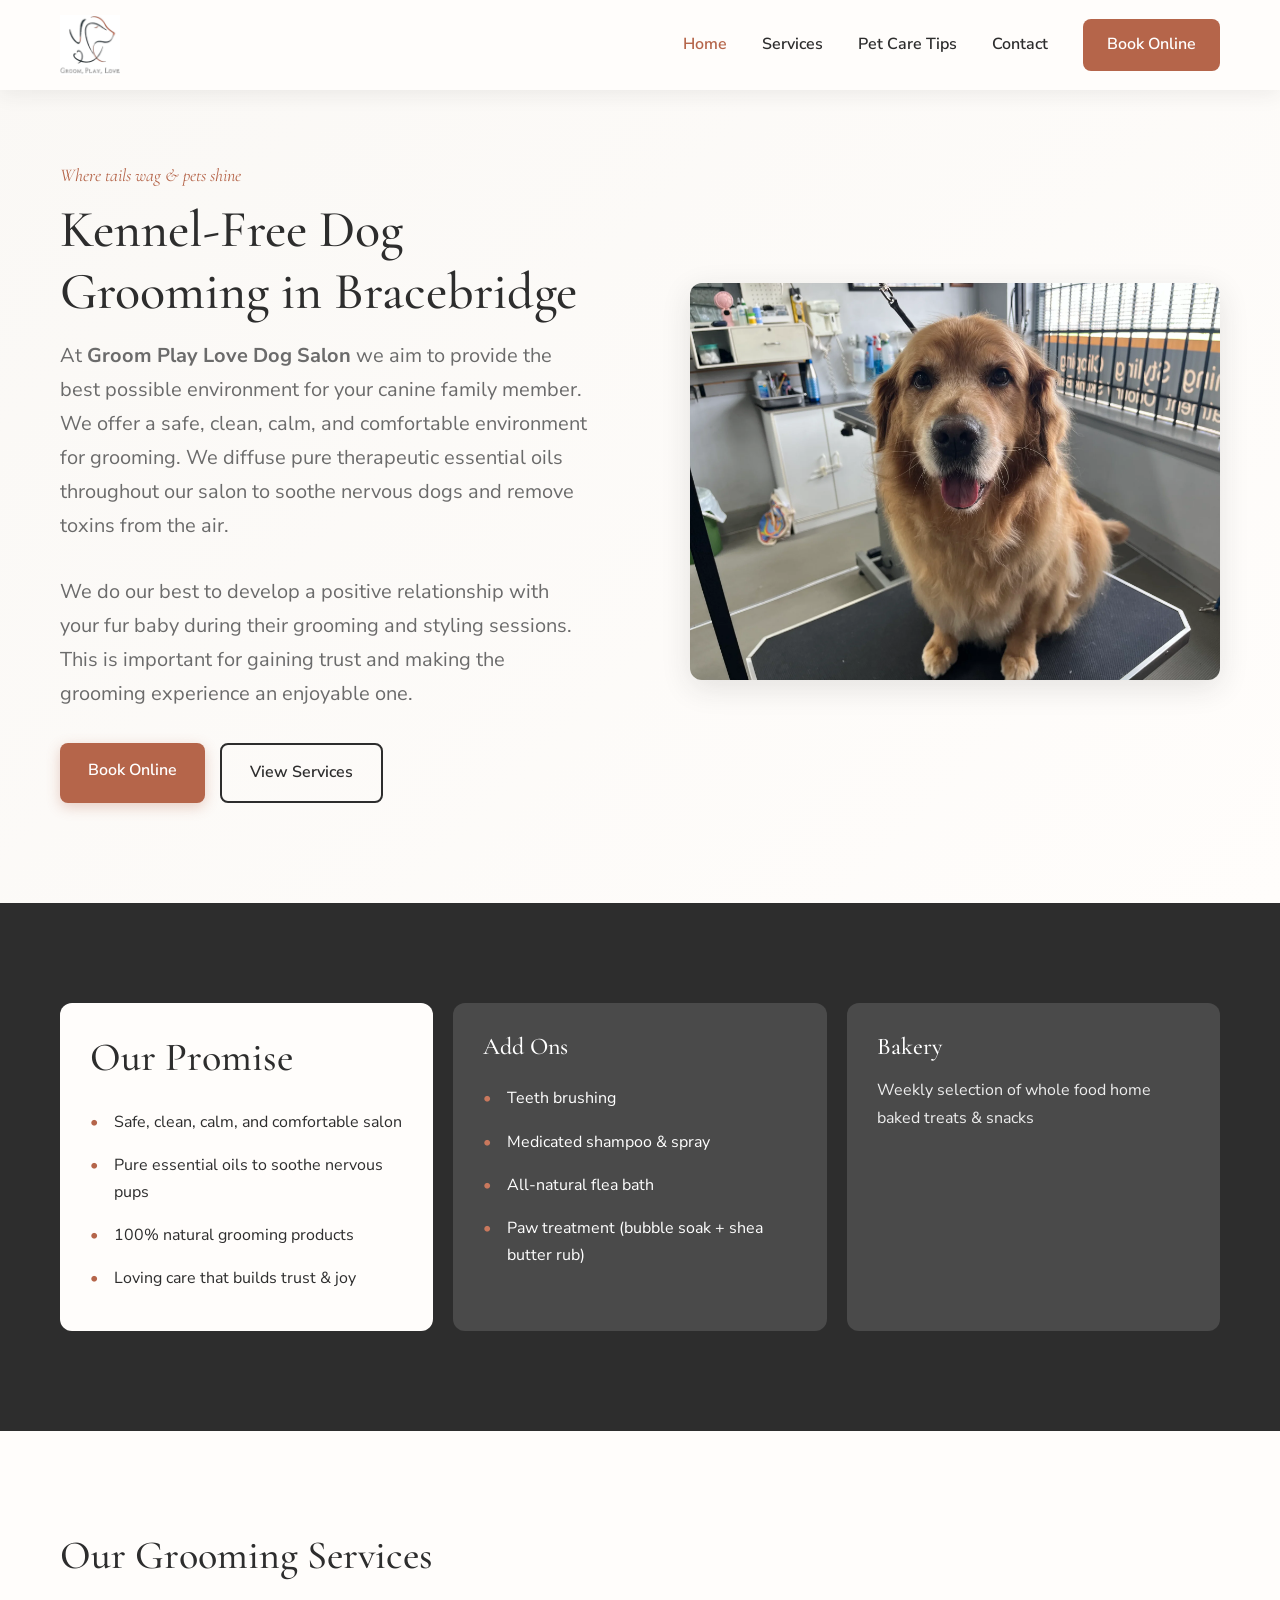
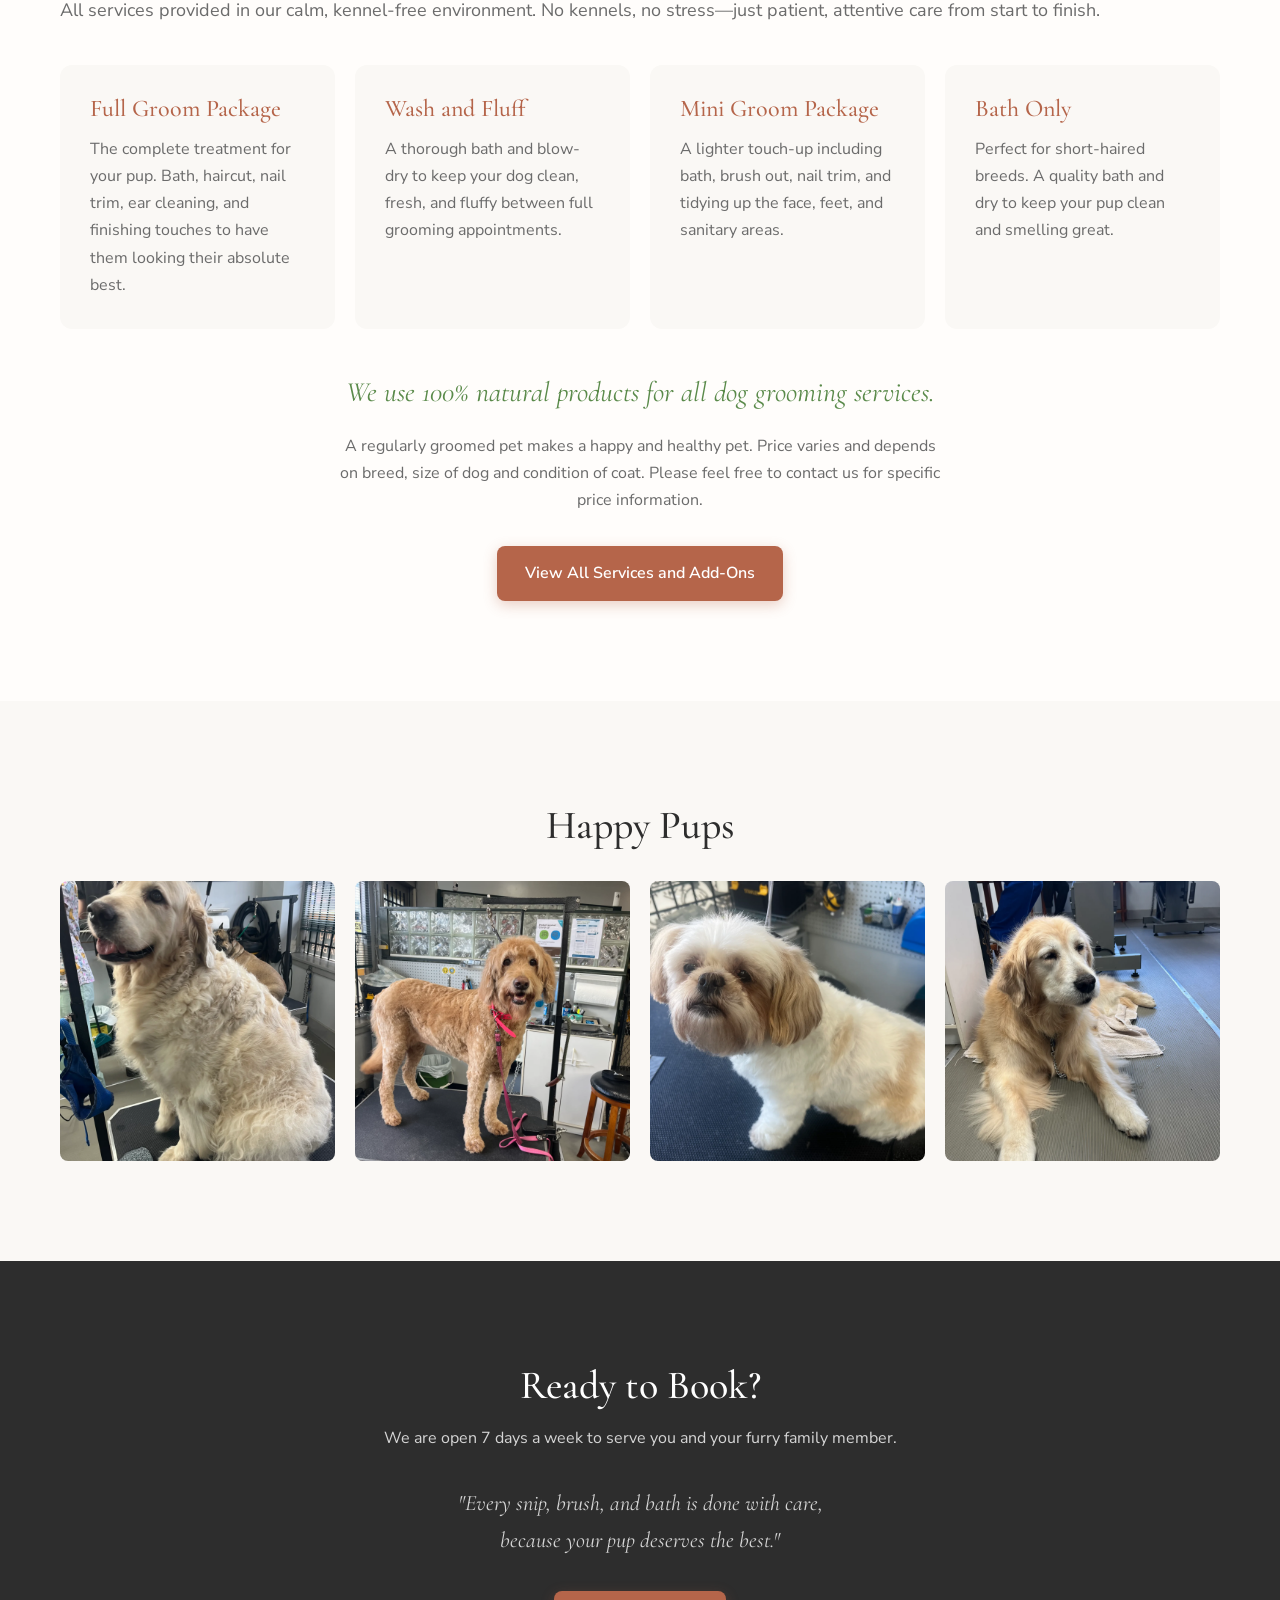
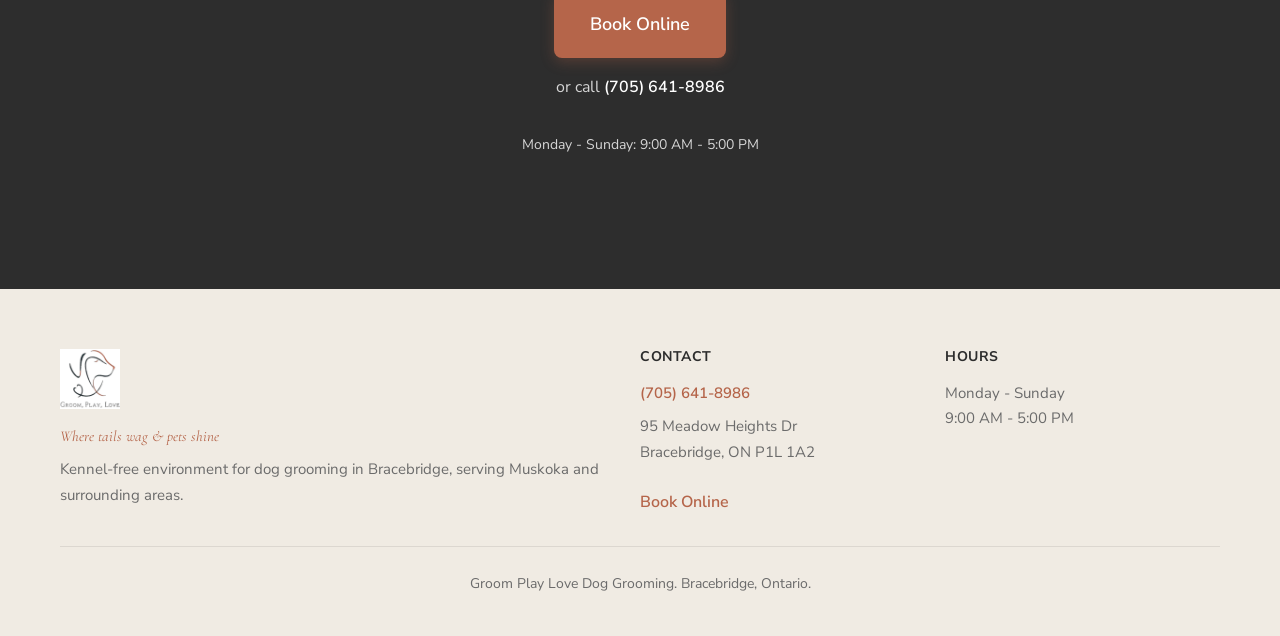
<file: index.html>
<!DOCTYPE html>
<html lang="en">
<head>
    <meta charset="UTF-8">
    <meta name="viewport" content="width=device-width, initial-scale=1.0">
    <title>Groom Play Love | Professional Dog Grooming in Bracebridge, Ontario</title>
    <meta name="description" content="Kennel-free environment for dog grooming in Bracebridge, Muskoka. Stress-free with full grooming packages, wash and fluff, mini groom, and specialty treatments. Open 7 days a week.">
    <link rel="preconnect" href="https://fonts.googleapis.com">
    <link rel="preconnect" href="https://fonts.gstatic.com" crossorigin>
    <link href="https://fonts.googleapis.com/css2?family=Cormorant+Garamond:ital,wght@0,400;0,500;0,600;1,400&family=Nunito+Sans:wght@300;400;600;700&display=swap" rel="stylesheet">
    <link rel="stylesheet" href="styles.css">
</head>
<body>
    <header class="header">
        <div class="container header-inner">
            <a href="index.html" class="logo">
                <img src="images/logo.jpg" alt="Groom Play Love">
            </a>
            <nav class="nav">
                <button class="nav-toggle" aria-label="Toggle navigation">
                    <span></span>
                    <span></span>
                    <span></span>
                </button>
                <ul class="nav-menu">
                    <li><a href="index.html" class="active">Home</a></li>
                    <li><a href="services.html">Services</a></li>
                    <li><a href="resources.html">Pet Care Tips</a></li>
                    <li><a href="contact.html">Contact</a></li>
                    <li><a href="https://www.fresha.com/p/charmaine-murphy-6093084" class="nav-cta" target="_blank">Book Online</a></li>
                </ul>
            </nav>
        </div>
    </header>

    <main>
        <section class="hero">
            <div class="container">
                <div class="hero-content">
                    <p class="tagline">Where tails wag & pets shine</p>
                    <h1>Kennel-Free Dog Grooming in Bracebridge</h1>
                    <p>At <strong>Groom Play Love Dog Salon</strong> we aim to provide the best possible environment for your canine family member. We offer a safe, clean, calm, and comfortable environment for grooming. We diffuse pure therapeutic essential oils throughout our salon to soothe nervous dogs and remove toxins from the air.</p>
                    <p>We do our best to develop a positive relationship with your fur baby during their grooming and styling sessions. This is important for gaining trust and making the grooming experience an enjoyable one.</p>
                    <div class="hero-buttons">
                        <a href="https://www.fresha.com/p/charmaine-murphy-6093084" class="btn btn-primary" target="_blank">Book Online</a>
                        <a href="services.html" class="btn btn-secondary">View Services</a>
                    </div>
                </div>
                <div class="hero-image">
                    <img src="images/dog3.jpg" alt="Happy golden retriever after grooming at Groom Play Love">
                </div>
            </div>
        </section>

        <section class="our-promise">
            <div class="container">
                <div class="promise-grid">
                    <div class="promise-card">
                        <h2>Our Promise</h2>
                        <ul class="promise-list">
                            <li>Safe, clean, calm, and comfortable salon</li>
                            <li>Pure essential oils to soothe nervous pups</li>
                            <li>100% natural grooming products</li>
                            <li>Loving care that builds trust & joy</li>
                        </ul>
                    </div>
                    <div class="promise-card highlight">
                        <h3>Add Ons</h3>
                        <ul class="promise-list">
                            <li>Teeth brushing</li>
                            <li>Medicated shampoo & spray</li>
                            <li>All-natural flea bath</li>
                            <li>Paw treatment (bubble soak + shea butter rub)</li>
                        </ul>
                    </div>
                    <div class="promise-card highlight">
                        <h3>Bakery</h3>
                        <p>Weekly selection of whole food home baked treats & snacks</p>
                    </div>
                </div>
            </div>
        </section>

        <section class="services-preview">
            <div class="container">
                <h2>Our Grooming Services</h2>
                <p class="section-intro">All services provided in our calm, kennel-free environment. No kennels, no stress—just patient, attentive care from start to finish.</p>
                
                <div class="services-grid">
                    <div class="service-card">
                        <h3>Full Groom Package</h3>
                        <p>The complete treatment for your pup. Bath, haircut, nail trim, ear cleaning, and finishing touches to have them looking their absolute best.</p>
                    </div>
                    <div class="service-card">
                        <h3>Wash and Fluff</h3>
                        <p>A thorough bath and blow-dry to keep your dog clean, fresh, and fluffy between full grooming appointments.</p>
                    </div>
                    <div class="service-card">
                        <h3>Mini Groom Package</h3>
                        <p>A lighter touch-up including bath, brush out, nail trim, and tidying up the face, feet, and sanitary areas.</p>
                    </div>
                    <div class="service-card">
                        <h3>Bath Only</h3>
                        <p>Perfect for short-haired breeds. A quality bath and dry to keep your pup clean and smelling great.</p>
                    </div>
                </div>

                <p class="natural-callout">We use 100% natural products for all dog grooming services.</p>
                <p class="pricing-note">A regularly groomed pet makes a happy and healthy pet. Price varies and depends on breed, size of dog and condition of coat. Please feel free to contact us for specific price information.</p>
                
                <div class="services-cta">
                    <a href="services.html" class="btn btn-primary">View All Services and Add-Ons</a>
                </div>
            </div>
        </section>

        <section class="gallery">
            <div class="container">
                <h2>Happy Pups</h2>
                <div class="gallery-grid">
                    <div class="gallery-item">
                        <img src="images/dog1.jpg" alt="Cream colored golden retriever on grooming table">
                    </div>
                    <div class="gallery-item">
                        <img src="images/dog2.jpg" alt="Goldendoodle with pink collar after grooming">
                    </div>
                    <div class="gallery-item">
                        <img src="images/dog5.jpg" alt="Shih Tzu on grooming table">
                    </div>
                    <div class="gallery-item">
                        <img src="images/dog4.jpg" alt="Golden retriever relaxing at the grooming salon">
                    </div>
                </div>
            </div>
        </section>

        <section class="cta-section">
            <div class="container">
                <div class="cta-content">
                    <h2>Ready to Book?</h2>
                    <p>We are open 7 days a week to serve you and your furry family member.</p>
                    <p class="cta-quote">"Every snip, brush, and bath is done with care, because your pup deserves the best."</p>
                    <a href="https://www.fresha.com/p/charmaine-murphy-6093084" class="btn btn-primary btn-large" target="_blank">Book Online</a>
                    <p class="cta-phone">or call <a href="tel:7056418986">(705) 641-8986</a></p>
                    <p class="cta-hours">Monday - Sunday: 9:00 AM - 5:00 PM</p>
                </div>
            </div>
        </section>
    </main>

    <footer class="footer">
        <div class="container">
            <div class="footer-grid">
                <div class="footer-brand">
                    <img src="images/logo.jpg" alt="Groom Play Love" class="footer-logo">
                    <p class="footer-tagline">Where tails wag & pets shine</p>
                    <p>Kennel-free environment for dog grooming in Bracebridge, serving Muskoka and surrounding areas.</p>
                </div>
                <div class="footer-contact">
                    <h4>Contact</h4>
                    <p><a href="tel:7056418986">(705) 641-8986</a></p>
                    <p>95 Meadow Heights Dr<br>Bracebridge, ON P1L 1A2</p>
                    <a href="https://www.fresha.com/p/charmaine-murphy-6093084" class="footer-book-link" target="_blank">Book Online</a>
                </div>
                <div class="footer-hours">
                    <h4>Hours</h4>
                    <p>Monday - Sunday<br>9:00 AM - 5:00 PM</p>
                </div>
            </div>
            <div class="footer-bottom">
                <p>Groom Play Love Dog Grooming. Bracebridge, Ontario.</p>
            </div>
        </div>
    </footer>

    <script>
        document.querySelector('.nav-toggle').addEventListener('click', function() {
            document.querySelector('.nav-menu').classList.toggle('active');
            this.classList.toggle('active');
        });
    </script>
</body>
</html>
</file>
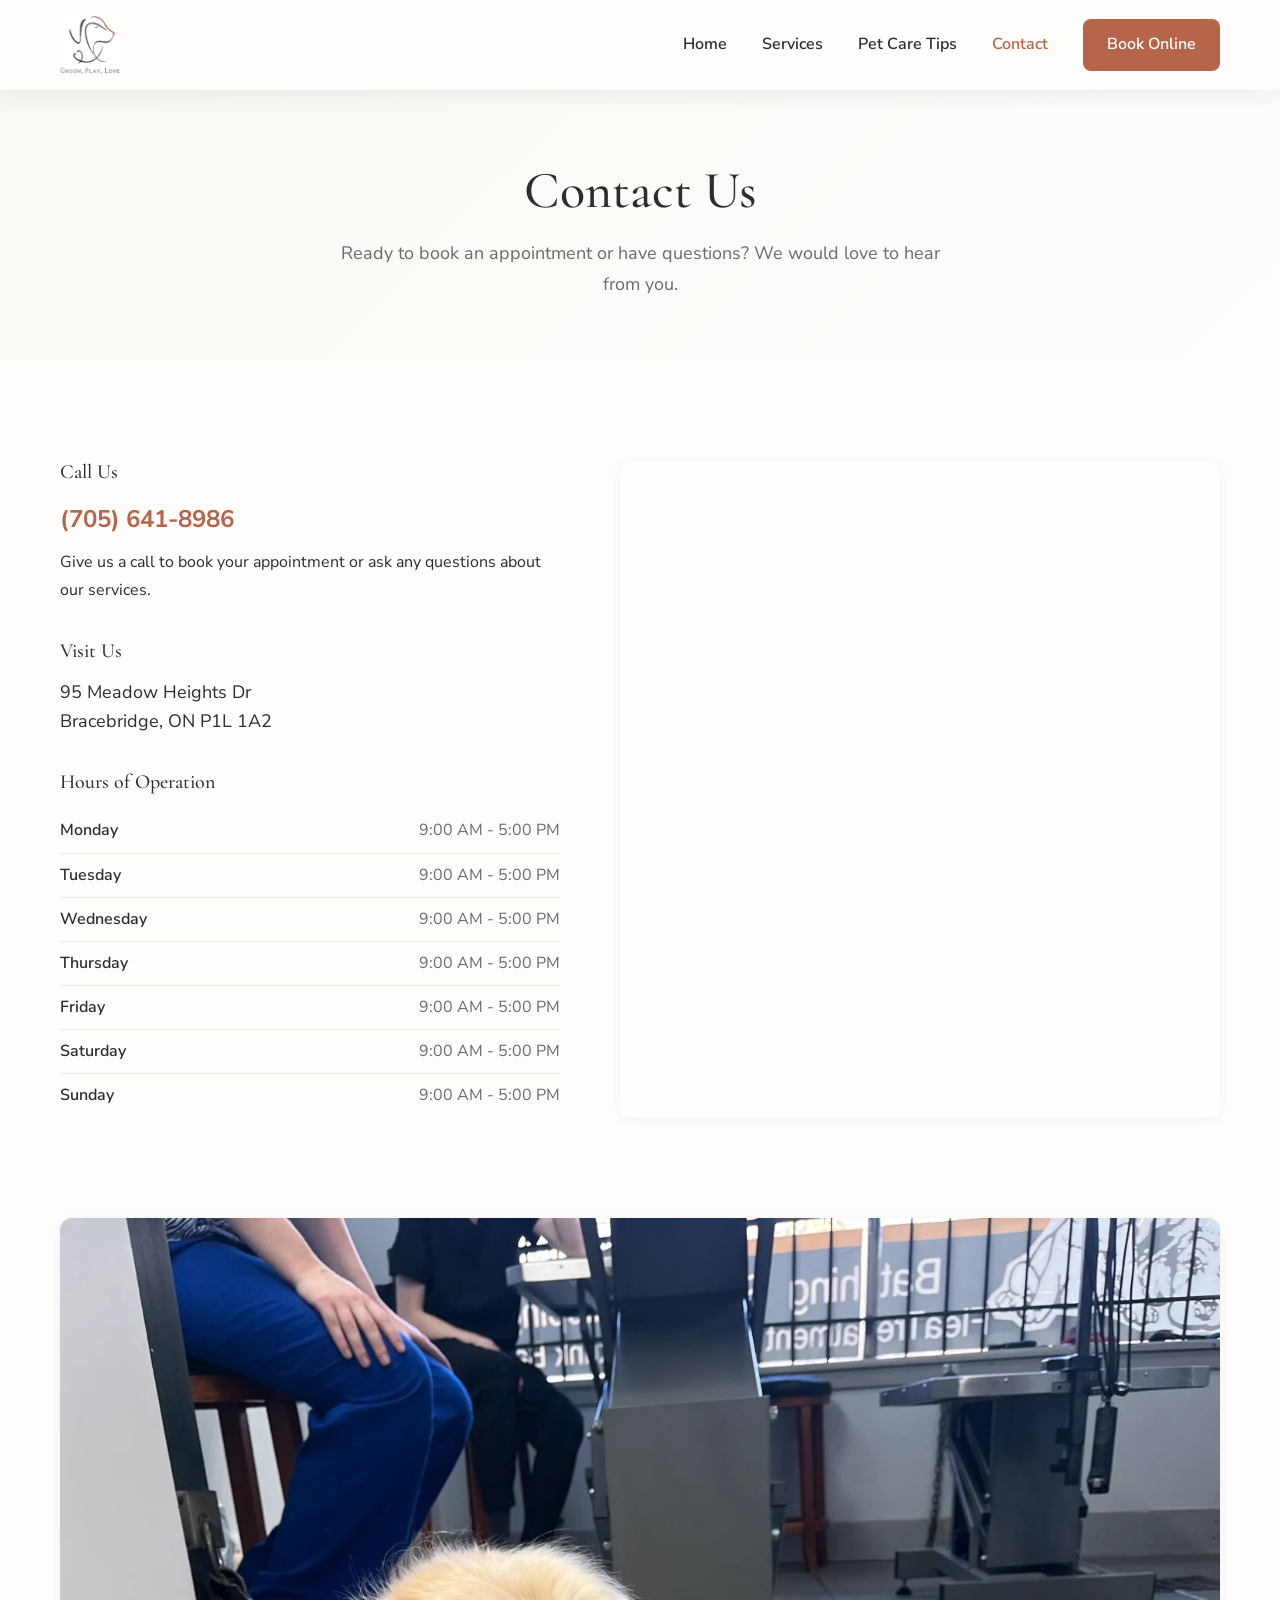
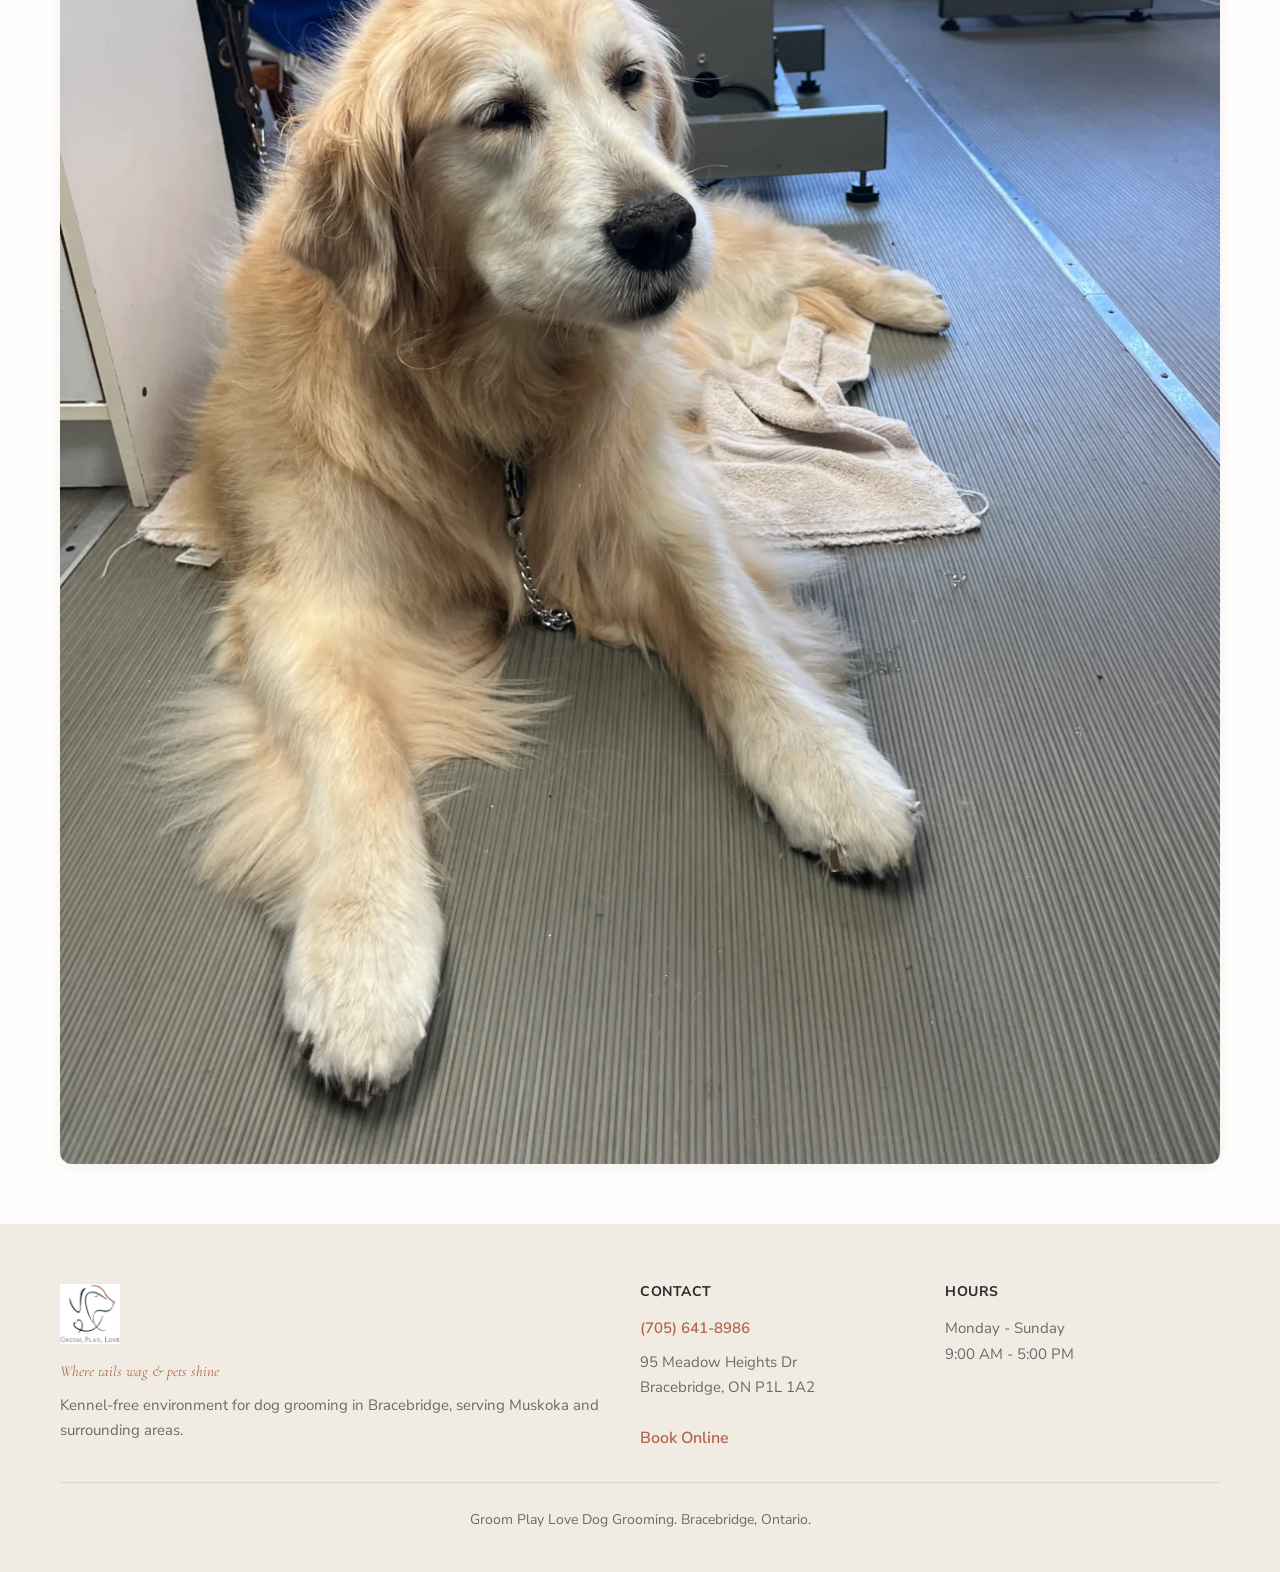
<file: contact.html>
<!DOCTYPE html>
<html lang="en">
<head>
    <meta charset="UTF-8">
    <meta name="viewport" content="width=device-width, initial-scale=1.0">
    <title>Contact | Groom Play Love Dog Grooming in Bracebridge</title>
    <meta name="description" content="Contact Groom Play Love for dog grooming appointments in Bracebridge, Ontario. Call (705) 641-8986. Open 7 days a week.">
    <link rel="preconnect" href="https://fonts.googleapis.com">
    <link rel="preconnect" href="https://fonts.gstatic.com" crossorigin>
    <link href="https://fonts.googleapis.com/css2?family=Cormorant+Garamond:ital,wght@0,400;0,500;0,600;1,400&family=Nunito+Sans:wght@300;400;600;700&display=swap" rel="stylesheet">
    <link rel="stylesheet" href="styles.css">
</head>
<body>
    <header class="header">
        <div class="container header-inner">
            <a href="index.html" class="logo">
                <img src="images/logo.jpg" alt="Groom Play Love">
            </a>
            <nav class="nav">
                <button class="nav-toggle" aria-label="Toggle navigation">
                    <span></span>
                    <span></span>
                    <span></span>
                </button>
                <ul class="nav-menu">
                    <li><a href="index.html">Home</a></li>
                    <li><a href="services.html">Services</a></li>
                    <li><a href="resources.html">Pet Care Tips</a></li>
                    <li><a href="contact.html" class="active">Contact</a></li>
                    <li><a href="https://www.fresha.com/p/charmaine-murphy-6093084" class="nav-cta" target="_blank">Book Online</a></li>
                </ul>
            </nav>
        </div>
    </header>

    <main>
        <section class="page-header">
            <div class="container">
                <h1>Contact Us</h1>
                <p>Ready to book an appointment or have questions? We would love to hear from you.</p>
            </div>
        </section>

        <section class="contact-main">
            <div class="container">
                <div class="contact-grid">
                    <div class="contact-info">
                        <div class="contact-block">
                            <h3>Call Us</h3>
                            <p class="contact-phone"><a href="tel:7056418986">(705) 641-8986</a></p>
                            <p>Give us a call to book your appointment or ask any questions about our services.</p>
                        </div>

                        <div class="contact-block">
                            <h3>Visit Us</h3>
                            <p class="contact-address">
                                95 Meadow Heights Dr<br>
                                Bracebridge, ON P1L 1A2
                            </p>
                        </div>

                        <div class="contact-block">
                            <h3>Hours of Operation</h3>
                            <table class="hours-table">
                                <tr>
                                    <td>Monday</td>
                                    <td>9:00 AM - 5:00 PM</td>
                                </tr>
                                <tr>
                                    <td>Tuesday</td>
                                    <td>9:00 AM - 5:00 PM</td>
                                </tr>
                                <tr>
                                    <td>Wednesday</td>
                                    <td>9:00 AM - 5:00 PM</td>
                                </tr>
                                <tr>
                                    <td>Thursday</td>
                                    <td>9:00 AM - 5:00 PM</td>
                                </tr>
                                <tr>
                                    <td>Friday</td>
                                    <td>9:00 AM - 5:00 PM</td>
                                </tr>
                                <tr>
                                    <td>Saturday</td>
                                    <td>9:00 AM - 5:00 PM</td>
                                </tr>
                                <tr>
                                    <td>Sunday</td>
                                    <td>9:00 AM - 5:00 PM</td>
                                </tr>
                            </table>
                        </div>
                    </div>

                    <div class="contact-map">
                        <iframe 
                            src="https://www.google.com/maps/embed?pb=!1m18!1m12!1m3!1d2819.8892387654823!2d-79.30694542394847!3d45.05193996429146!2m3!1f0!2f0!3f0!3m2!1i1024!2i768!4f13.1!3m3!1m2!1s0x4d2a99d0c75fdc15%3A0xab8b9c9e5e5c8a5c!2s95%20Meadow%20Heights%20Dr%2C%20Bracebridge%2C%20ON%20P1L%201A2!5e0!3m2!1sen!2sca!4v1704067200000!5m2!1sen!2sca" 
                            width="100%" 
                            height="450" 
                            style="border:0;" 
                            allowfullscreen="" 
                            loading="lazy" 
                            referrerpolicy="no-referrer-when-downgrade"
                            title="Groom Play Love location map">
                        </iframe>
                    </div>
                </div>
            </div>
        </section>

        <section class="contact-image-section">
            <div class="container">
                <div class="contact-image-grid">
                    <img src="images/dog4.jpg" alt="Golden retriever relaxing at Groom Play Love salon">
                </div>
            </div>
        </section>
    </main>

    <footer class="footer">
        <div class="container">
            <div class="footer-grid">
                <div class="footer-brand">
                    <img src="images/logo.jpg" alt="Groom Play Love" class="footer-logo">
                    <p class="footer-tagline">Where tails wag & pets shine</p>
                    <p>Kennel-free environment for dog grooming in Bracebridge, serving Muskoka and surrounding areas.</p>
                </div>
                <div class="footer-contact">
                    <h4>Contact</h4>
                    <p><a href="tel:7056418986">(705) 641-8986</a></p>
                    <p>95 Meadow Heights Dr<br>Bracebridge, ON P1L 1A2</p>
                    <a href="https://www.fresha.com/p/charmaine-murphy-6093084" class="footer-book-link" target="_blank">Book Online</a>
                </div>
                <div class="footer-hours">
                    <h4>Hours</h4>
                    <p>Monday - Sunday<br>9:00 AM - 5:00 PM</p>
                </div>
            </div>
            <div class="footer-bottom">
                <p>Groom Play Love Dog Grooming. Bracebridge, Ontario.</p>
            </div>
        </div>
    </footer>

    <script>
        document.querySelector('.nav-toggle').addEventListener('click', function() {
            document.querySelector('.nav-menu').classList.toggle('active');
            this.classList.toggle('active');
        });
    </script>
</body>
</html>
</file>
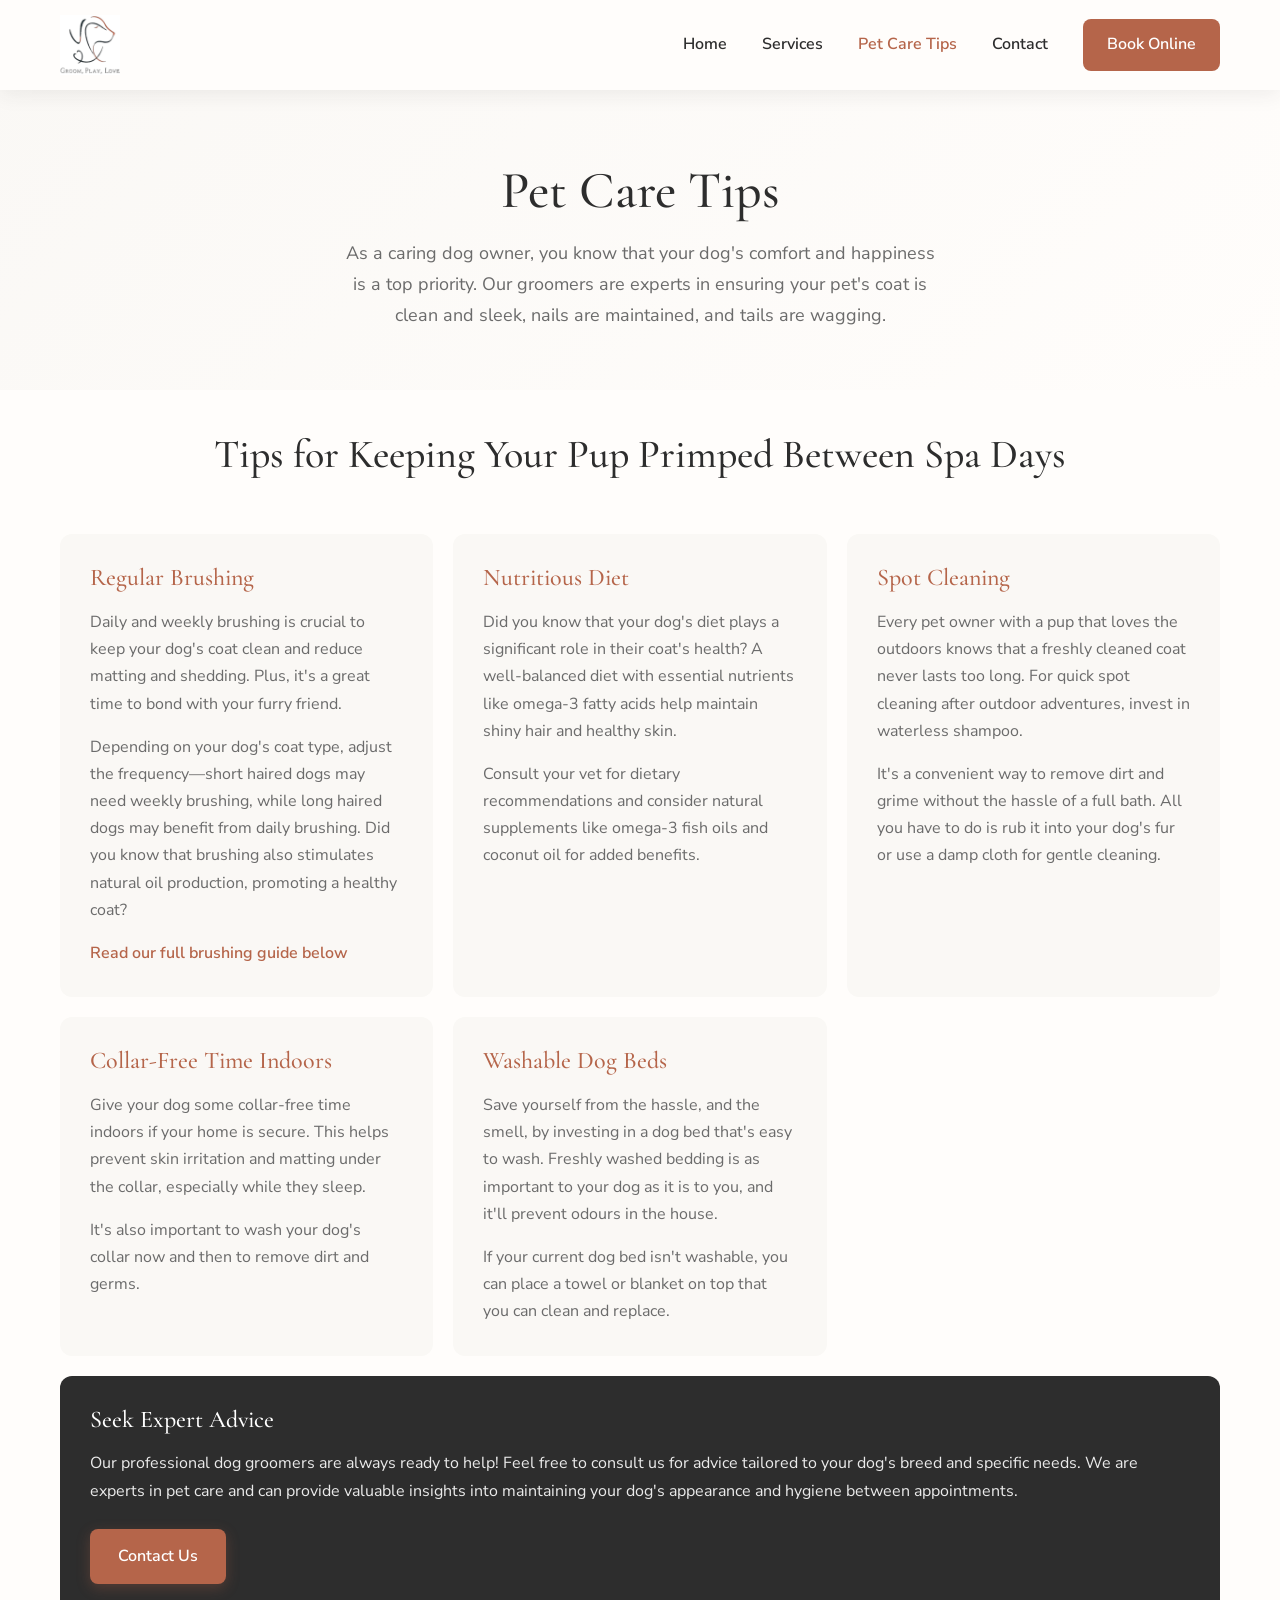
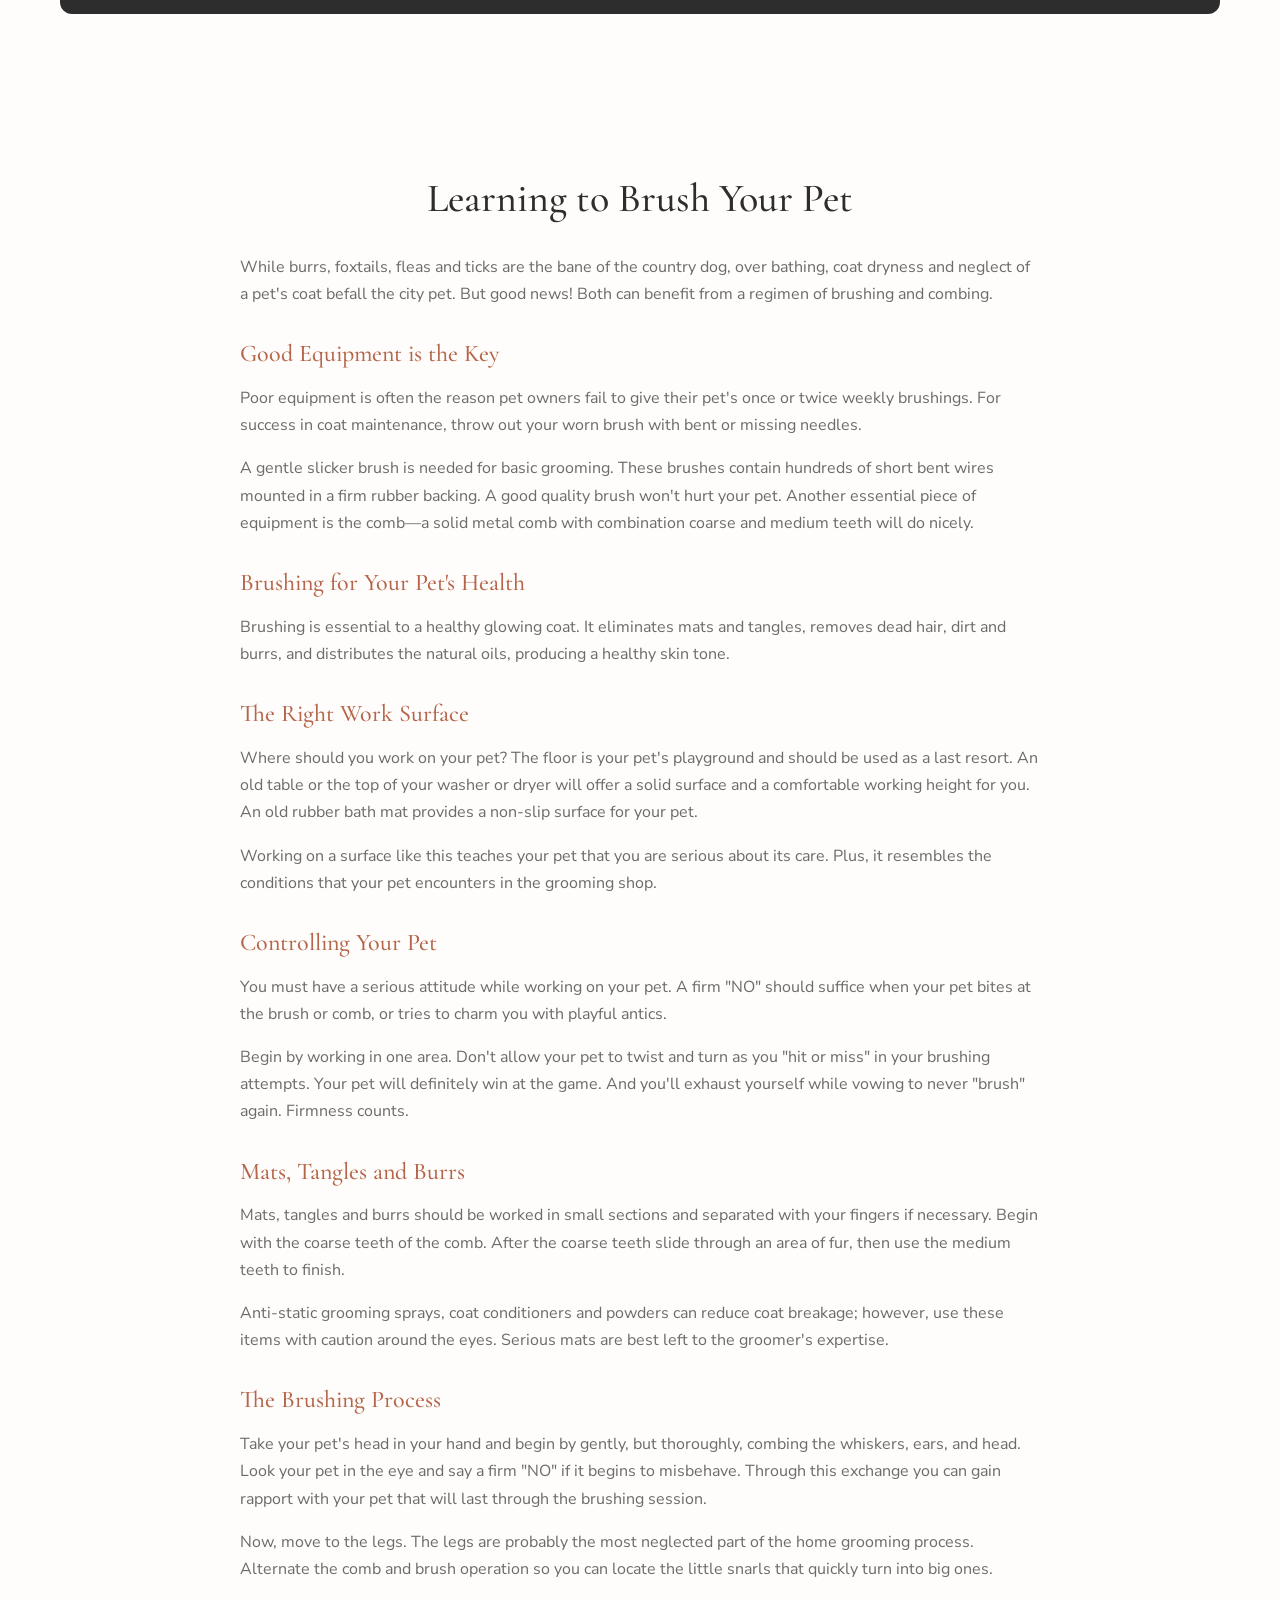
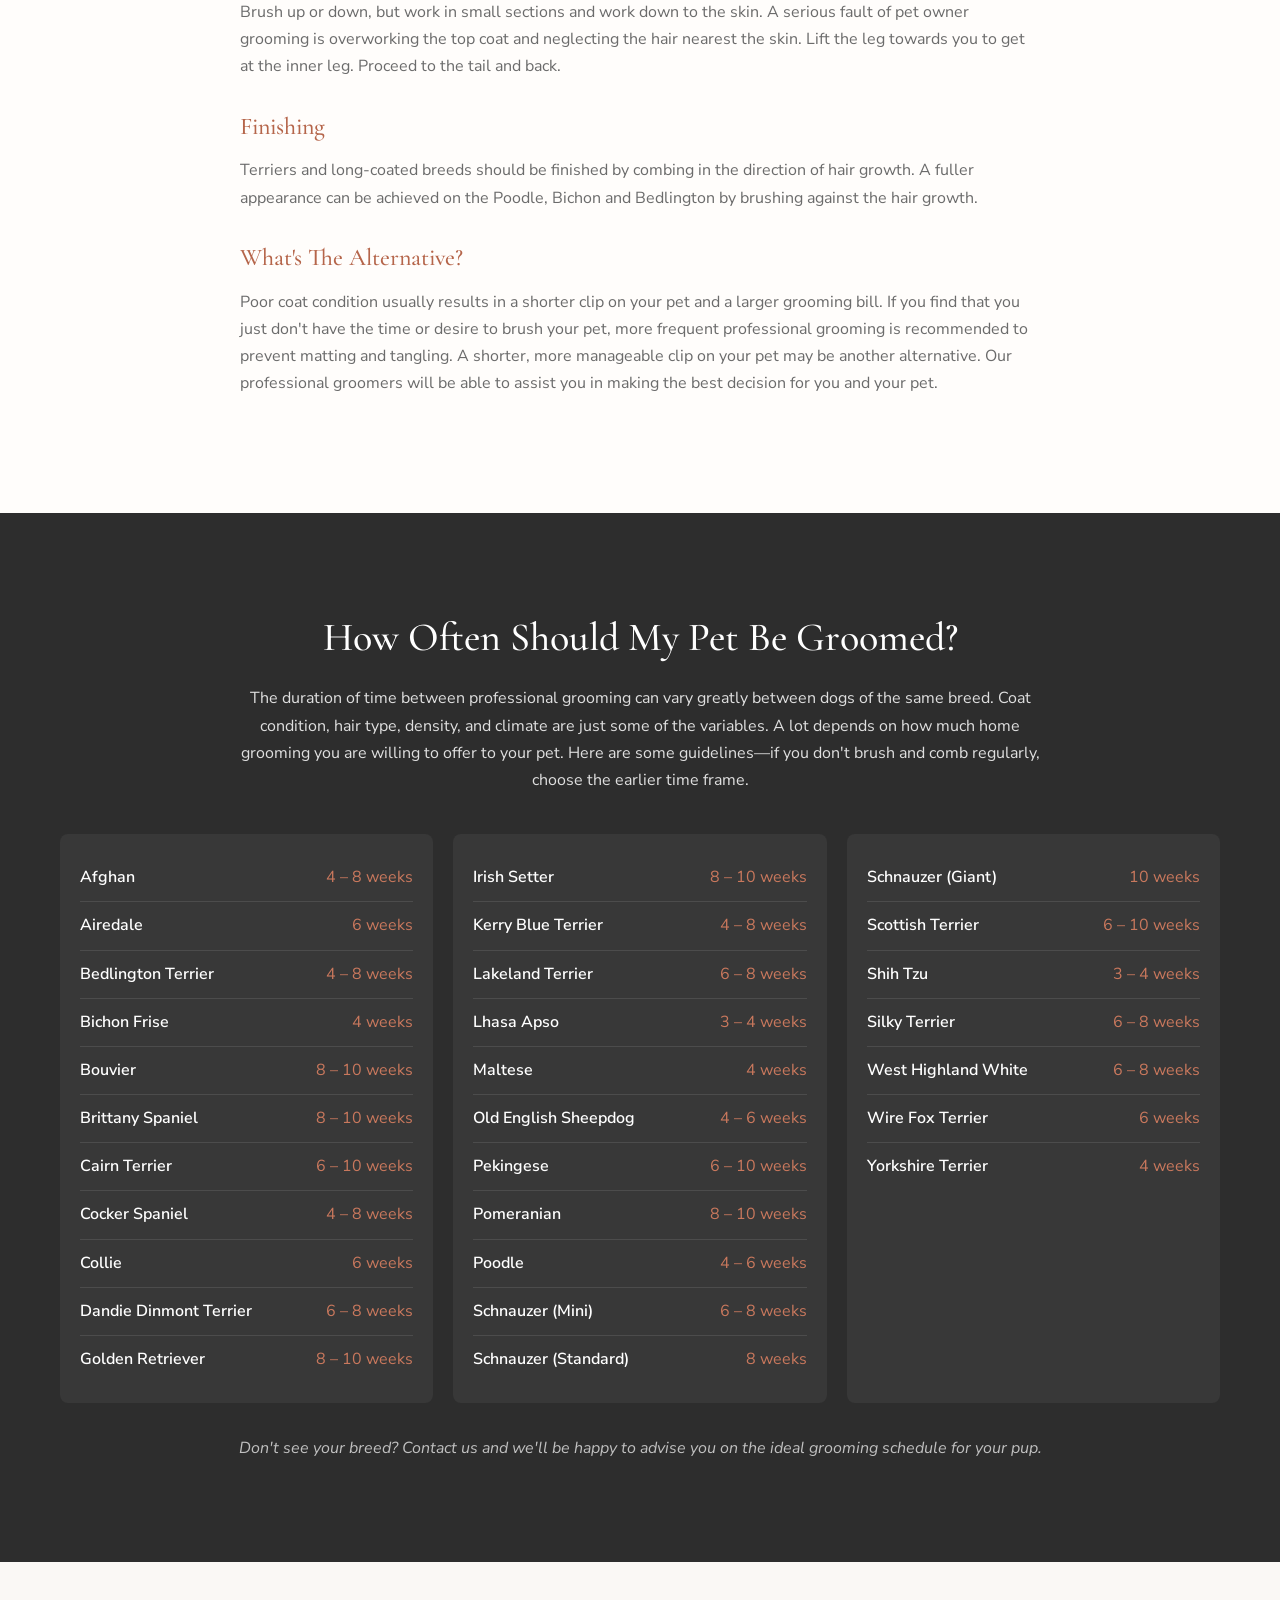
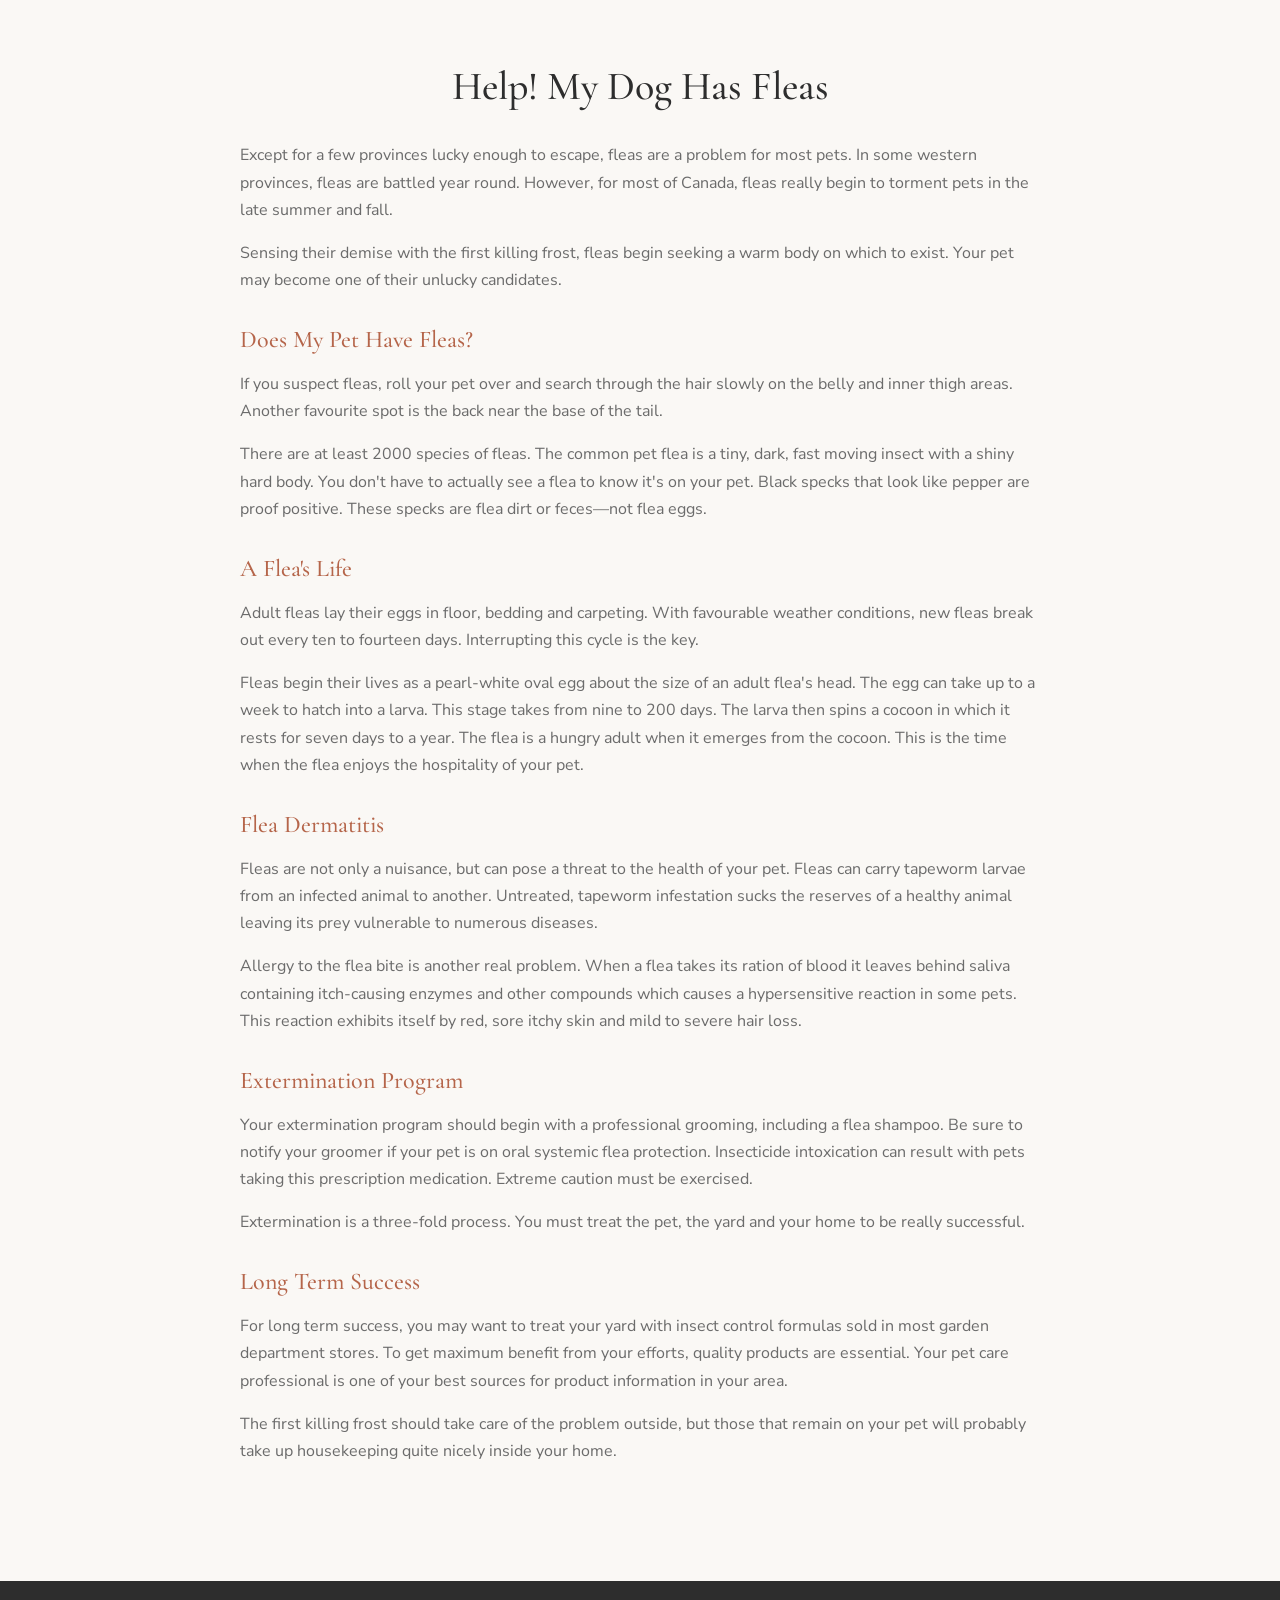
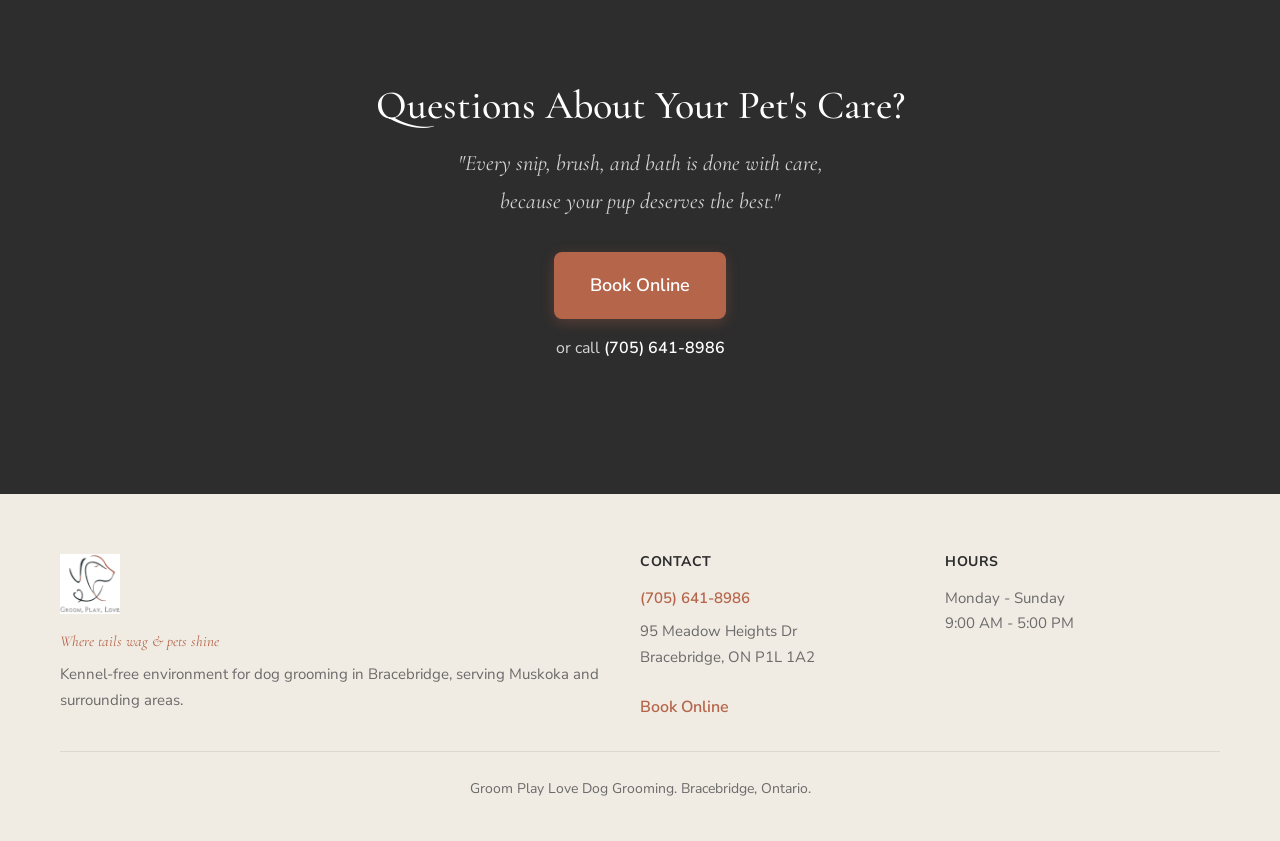
<file: resources.html>
<!DOCTYPE html>
<html lang="en">
<head>
    <meta charset="UTF-8">
    <meta name="viewport" content="width=device-width, initial-scale=1.0">
    <title>Pet Care Tips | Groom Play Love Dog Grooming in Bracebridge</title>
    <meta name="description" content="Helpful tips for keeping your dog's coat healthy between grooming appointments. Brushing guides, flea prevention, nutrition advice and more from Groom Play Love in Bracebridge.">
    <link rel="preconnect" href="https://fonts.googleapis.com">
    <link rel="preconnect" href="https://fonts.gstatic.com" crossorigin>
    <link href="https://fonts.googleapis.com/css2?family=Cormorant+Garamond:ital,wght@0,400;0,500;0,600;1,400&family=Nunito+Sans:wght@300;400;600;700&display=swap" rel="stylesheet">
    <link rel="stylesheet" href="styles.css">
</head>
<body>
    <header class="header">
        <div class="container header-inner">
            <a href="index.html" class="logo">
                <img src="images/logo.jpg" alt="Groom Play Love">
            </a>
            <nav class="nav">
                <button class="nav-toggle" aria-label="Toggle navigation">
                    <span></span>
                    <span></span>
                    <span></span>
                </button>
                <ul class="nav-menu">
                    <li><a href="index.html">Home</a></li>
                    <li><a href="services.html">Services</a></li>
                    <li><a href="resources.html" class="active">Pet Care Tips</a></li>
                    <li><a href="contact.html">Contact</a></li>
                    <li><a href="https://www.fresha.com/p/charmaine-murphy-6093084" class="nav-cta" target="_blank">Book Online</a></li>
                </ul>
            </nav>
        </div>
    </header>

    <main>
        <section class="page-header">
            <div class="container">
                <h1>Pet Care Tips</h1>
                <p>As a caring dog owner, you know that your dog's comfort and happiness is a top priority. Our groomers are experts in ensuring your pet's coat is clean and sleek, nails are maintained, and tails are wagging.</p>
            </div>
        </section>

        <section class="resources-intro">
            <div class="container">
                <h2>Tips for Keeping Your Pup Primped Between Spa Days</h2>
            </div>
        </section>

        <section class="tips-section">
            <div class="container">
                <div class="tip-card">
                    <h3>Regular Brushing</h3>
                    <p>Daily and weekly brushing is crucial to keep your dog's coat clean and reduce matting and shedding. Plus, it's a great time to bond with your furry friend.</p>
                    <p>Depending on your dog's coat type, adjust the frequency—short haired dogs may need weekly brushing, while long haired dogs may benefit from daily brushing. Did you know that brushing also stimulates natural oil production, promoting a healthy coat?</p>
                    <a href="#brushing-guide" class="tip-link">Read our full brushing guide below</a>
                </div>

                <div class="tip-card">
                    <h3>Nutritious Diet</h3>
                    <p>Did you know that your dog's diet plays a significant role in their coat's health? A well-balanced diet with essential nutrients like omega-3 fatty acids help maintain shiny hair and healthy skin.</p>
                    <p>Consult your vet for dietary recommendations and consider natural supplements like omega-3 fish oils and coconut oil for added benefits.</p>
                </div>

                <div class="tip-card">
                    <h3>Spot Cleaning</h3>
                    <p>Every pet owner with a pup that loves the outdoors knows that a freshly cleaned coat never lasts too long. For quick spot cleaning after outdoor adventures, invest in waterless shampoo.</p>
                    <p>It's a convenient way to remove dirt and grime without the hassle of a full bath. All you have to do is rub it into your dog's fur or use a damp cloth for gentle cleaning.</p>
                </div>

                <div class="tip-card">
                    <h3>Collar-Free Time Indoors</h3>
                    <p>Give your dog some collar-free time indoors if your home is secure. This helps prevent skin irritation and matting under the collar, especially while they sleep.</p>
                    <p>It's also important to wash your dog's collar now and then to remove dirt and germs.</p>
                </div>

                <div class="tip-card">
                    <h3>Washable Dog Beds</h3>
                    <p>Save yourself from the hassle, and the smell, by investing in a dog bed that's easy to wash. Freshly washed bedding is as important to your dog as it is to you, and it'll prevent odours in the house.</p>
                    <p>If your current dog bed isn't washable, you can place a towel or blanket on top that you can clean and replace.</p>
                </div>

                <div class="tip-card highlight">
                    <h3>Seek Expert Advice</h3>
                    <p>Our professional dog groomers are always ready to help! Feel free to consult us for advice tailored to your dog's breed and specific needs. We are experts in pet care and can provide valuable insights into maintaining your dog's appearance and hygiene between appointments.</p>
                    <a href="contact.html" class="btn btn-primary">Contact Us</a>
                </div>
            </div>
        </section>

        <section id="brushing-guide" class="guide-section">
            <div class="container">
                <h2>Learning to Brush Your Pet</h2>
                
                <div class="guide-content">
                    <p>While burrs, foxtails, fleas and ticks are the bane of the country dog, over bathing, coat dryness and neglect of a pet's coat befall the city pet. But good news! Both can benefit from a regimen of brushing and combing.</p>

                    <h3>Good Equipment is the Key</h3>
                    <p>Poor equipment is often the reason pet owners fail to give their pet's once or twice weekly brushings. For success in coat maintenance, throw out your worn brush with bent or missing needles.</p>
                    <p>A gentle slicker brush is needed for basic grooming. These brushes contain hundreds of short bent wires mounted in a firm rubber backing. A good quality brush won't hurt your pet. Another essential piece of equipment is the comb—a solid metal comb with combination coarse and medium teeth will do nicely.</p>

                    <h3>Brushing for Your Pet's Health</h3>
                    <p>Brushing is essential to a healthy glowing coat. It eliminates mats and tangles, removes dead hair, dirt and burrs, and distributes the natural oils, producing a healthy skin tone.</p>

                    <h3>The Right Work Surface</h3>
                    <p>Where should you work on your pet? The floor is your pet's playground and should be used as a last resort. An old table or the top of your washer or dryer will offer a solid surface and a comfortable working height for you. An old rubber bath mat provides a non-slip surface for your pet.</p>
                    <p>Working on a surface like this teaches your pet that you are serious about its care. Plus, it resembles the conditions that your pet encounters in the grooming shop.</p>

                    <h3>Controlling Your Pet</h3>
                    <p>You must have a serious attitude while working on your pet. A firm "NO" should suffice when your pet bites at the brush or comb, or tries to charm you with playful antics.</p>
                    <p>Begin by working in one area. Don't allow your pet to twist and turn as you "hit or miss" in your brushing attempts. Your pet will definitely win at the game. And you'll exhaust yourself while vowing to never "brush" again. Firmness counts.</p>

                    <h3>Mats, Tangles and Burrs</h3>
                    <p>Mats, tangles and burrs should be worked in small sections and separated with your fingers if necessary. Begin with the coarse teeth of the comb. After the coarse teeth slide through an area of fur, then use the medium teeth to finish.</p>
                    <p>Anti-static grooming sprays, coat conditioners and powders can reduce coat breakage; however, use these items with caution around the eyes. Serious mats are best left to the groomer's expertise.</p>

                    <h3>The Brushing Process</h3>
                    <p>Take your pet's head in your hand and begin by gently, but thoroughly, combing the whiskers, ears, and head. Look your pet in the eye and say a firm "NO" if it begins to misbehave. Through this exchange you can gain rapport with your pet that will last through the brushing session.</p>
                    <p>Now, move to the legs. The legs are probably the most neglected part of the home grooming process. Alternate the comb and brush operation so you can locate the little snarls that quickly turn into big ones.</p>
                    <p>Brush up or down, but work in small sections and work down to the skin. A serious fault of pet owner grooming is overworking the top coat and neglecting the hair nearest the skin. Lift the leg towards you to get at the inner leg. Proceed to the tail and back.</p>

                    <h3>Finishing</h3>
                    <p>Terriers and long-coated breeds should be finished by combing in the direction of hair growth. A fuller appearance can be achieved on the Poodle, Bichon and Bedlington by brushing against the hair growth.</p>

                    <h3>What's The Alternative?</h3>
                    <p>Poor coat condition usually results in a shorter clip on your pet and a larger grooming bill. If you find that you just don't have the time or desire to brush your pet, more frequent professional grooming is recommended to prevent matting and tangling. A shorter, more manageable clip on your pet may be another alternative. Our professional groomers will be able to assist you in making the best decision for you and your pet.</p>
                </div>
            </div>
        </section>

        <section class="grooming-schedule">
            <div class="container">
                <h2>How Often Should My Pet Be Groomed?</h2>
                <p class="schedule-intro">The duration of time between professional grooming can vary greatly between dogs of the same breed. Coat condition, hair type, density, and climate are just some of the variables. A lot depends on how much home grooming you are willing to offer to your pet. Here are some guidelines—if you don't brush and comb regularly, choose the earlier time frame.</p>
                
                <div class="schedule-grid">
                    <div class="schedule-column">
                        <div class="schedule-item"><span class="breed">Afghan</span><span class="frequency">4 – 8 weeks</span></div>
                        <div class="schedule-item"><span class="breed">Airedale</span><span class="frequency">6 weeks</span></div>
                        <div class="schedule-item"><span class="breed">Bedlington Terrier</span><span class="frequency">4 – 8 weeks</span></div>
                        <div class="schedule-item"><span class="breed">Bichon Frise</span><span class="frequency">4 weeks</span></div>
                        <div class="schedule-item"><span class="breed">Bouvier</span><span class="frequency">8 – 10 weeks</span></div>
                        <div class="schedule-item"><span class="breed">Brittany Spaniel</span><span class="frequency">8 – 10 weeks</span></div>
                        <div class="schedule-item"><span class="breed">Cairn Terrier</span><span class="frequency">6 – 10 weeks</span></div>
                        <div class="schedule-item"><span class="breed">Cocker Spaniel</span><span class="frequency">4 – 8 weeks</span></div>
                        <div class="schedule-item"><span class="breed">Collie</span><span class="frequency">6 weeks</span></div>
                        <div class="schedule-item"><span class="breed">Dandie Dinmont Terrier</span><span class="frequency">6 – 8 weeks</span></div>
                        <div class="schedule-item"><span class="breed">Golden Retriever</span><span class="frequency">8 – 10 weeks</span></div>
                    </div>
                    <div class="schedule-column">
                        <div class="schedule-item"><span class="breed">Irish Setter</span><span class="frequency">8 – 10 weeks</span></div>
                        <div class="schedule-item"><span class="breed">Kerry Blue Terrier</span><span class="frequency">4 – 8 weeks</span></div>
                        <div class="schedule-item"><span class="breed">Lakeland Terrier</span><span class="frequency">6 – 8 weeks</span></div>
                        <div class="schedule-item"><span class="breed">Lhasa Apso</span><span class="frequency">3 – 4 weeks</span></div>
                        <div class="schedule-item"><span class="breed">Maltese</span><span class="frequency">4 weeks</span></div>
                        <div class="schedule-item"><span class="breed">Old English Sheepdog</span><span class="frequency">4 – 6 weeks</span></div>
                        <div class="schedule-item"><span class="breed">Pekingese</span><span class="frequency">6 – 10 weeks</span></div>
                        <div class="schedule-item"><span class="breed">Pomeranian</span><span class="frequency">8 – 10 weeks</span></div>
                        <div class="schedule-item"><span class="breed">Poodle</span><span class="frequency">4 – 6 weeks</span></div>
                        <div class="schedule-item"><span class="breed">Schnauzer (Mini)</span><span class="frequency">6 – 8 weeks</span></div>
                        <div class="schedule-item"><span class="breed">Schnauzer (Standard)</span><span class="frequency">8 weeks</span></div>
                    </div>
                    <div class="schedule-column">
                        <div class="schedule-item"><span class="breed">Schnauzer (Giant)</span><span class="frequency">10 weeks</span></div>
                        <div class="schedule-item"><span class="breed">Scottish Terrier</span><span class="frequency">6 – 10 weeks</span></div>
                        <div class="schedule-item"><span class="breed">Shih Tzu</span><span class="frequency">3 – 4 weeks</span></div>
                        <div class="schedule-item"><span class="breed">Silky Terrier</span><span class="frequency">6 – 8 weeks</span></div>
                        <div class="schedule-item"><span class="breed">West Highland White</span><span class="frequency">6 – 8 weeks</span></div>
                        <div class="schedule-item"><span class="breed">Wire Fox Terrier</span><span class="frequency">6 weeks</span></div>
                        <div class="schedule-item"><span class="breed">Yorkshire Terrier</span><span class="frequency">4 weeks</span></div>
                    </div>
                </div>

                <p class="schedule-note">Don't see your breed? Contact us and we'll be happy to advise you on the ideal grooming schedule for your pup.</p>
            </div>
        </section>

        <section id="flea-guide" class="guide-section alt-bg">
            <div class="container">
                <h2>Help! My Dog Has Fleas</h2>
                
                <div class="guide-content">
                    <p>Except for a few provinces lucky enough to escape, fleas are a problem for most pets. In some western provinces, fleas are battled year round. However, for most of Canada, fleas really begin to torment pets in the late summer and fall.</p>
                    <p>Sensing their demise with the first killing frost, fleas begin seeking a warm body on which to exist. Your pet may become one of their unlucky candidates.</p>

                    <h3>Does My Pet Have Fleas?</h3>
                    <p>If you suspect fleas, roll your pet over and search through the hair slowly on the belly and inner thigh areas. Another favourite spot is the back near the base of the tail.</p>
                    <p>There are at least 2000 species of fleas. The common pet flea is a tiny, dark, fast moving insect with a shiny hard body. You don't have to actually see a flea to know it's on your pet. Black specks that look like pepper are proof positive. These specks are flea dirt or feces—not flea eggs.</p>

                    <h3>A Flea's Life</h3>
                    <p>Adult fleas lay their eggs in floor, bedding and carpeting. With favourable weather conditions, new fleas break out every ten to fourteen days. Interrupting this cycle is the key.</p>
                    <p>Fleas begin their lives as a pearl-white oval egg about the size of an adult flea's head. The egg can take up to a week to hatch into a larva. This stage takes from nine to 200 days. The larva then spins a cocoon in which it rests for seven days to a year. The flea is a hungry adult when it emerges from the cocoon. This is the time when the flea enjoys the hospitality of your pet.</p>

                    <h3>Flea Dermatitis</h3>
                    <p>Fleas are not only a nuisance, but can pose a threat to the health of your pet. Fleas can carry tapeworm larvae from an infected animal to another. Untreated, tapeworm infestation sucks the reserves of a healthy animal leaving its prey vulnerable to numerous diseases.</p>
                    <p>Allergy to the flea bite is another real problem. When a flea takes its ration of blood it leaves behind saliva containing itch-causing enzymes and other compounds which causes a hypersensitive reaction in some pets. This reaction exhibits itself by red, sore itchy skin and mild to severe hair loss.</p>

                    <h3>Extermination Program</h3>
                    <p>Your extermination program should begin with a professional grooming, including a flea shampoo. Be sure to notify your groomer if your pet is on oral systemic flea protection. Insecticide intoxication can result with pets taking this prescription medication. Extreme caution must be exercised.</p>
                    <p>Extermination is a three-fold process. You must treat the pet, the yard and your home to be really successful.</p>

                    <h3>Long Term Success</h3>
                    <p>For long term success, you may want to treat your yard with insect control formulas sold in most garden department stores. To get maximum benefit from your efforts, quality products are essential. Your pet care professional is one of your best sources for product information in your area.</p>
                    <p>The first killing frost should take care of the problem outside, but those that remain on your pet will probably take up housekeeping quite nicely inside your home.</p>
                </div>
            </div>
        </section>

        <section class="cta-section">
            <div class="container">
                <div class="cta-content">
                    <h2>Questions About Your Pet's Care?</h2>
                    <p class="cta-quote">"Every snip, brush, and bath is done with care, because your pup deserves the best."</p>
                    <a href="https://www.fresha.com/p/charmaine-murphy-6093084" class="btn btn-primary btn-large" target="_blank">Book Online</a>
                    <p class="cta-phone">or call <a href="tel:7056418986">(705) 641-8986</a></p>
                </div>
            </div>
        </section>
    </main>

    <footer class="footer">
        <div class="container">
            <div class="footer-grid">
                <div class="footer-brand">
                    <img src="images/logo.jpg" alt="Groom Play Love" class="footer-logo">
                    <p class="footer-tagline">Where tails wag & pets shine</p>
                    <p>Kennel-free environment for dog grooming in Bracebridge, serving Muskoka and surrounding areas.</p>
                </div>
                <div class="footer-contact">
                    <h4>Contact</h4>
                    <p><a href="tel:7056418986">(705) 641-8986</a></p>
                    <p>95 Meadow Heights Dr<br>Bracebridge, ON P1L 1A2</p>
                    <a href="https://www.fresha.com/p/charmaine-murphy-6093084" class="footer-book-link" target="_blank">Book Online</a>
                </div>
                <div class="footer-hours">
                    <h4>Hours</h4>
                    <p>Monday - Sunday<br>9:00 AM - 5:00 PM</p>
                </div>
            </div>
            <div class="footer-bottom">
                <p>Groom Play Love Dog Grooming. Bracebridge, Ontario.</p>
            </div>
        </div>
    </footer>

    <script>
        document.querySelector('.nav-toggle').addEventListener('click', function() {
            document.querySelector('.nav-menu').classList.toggle('active');
            this.classList.toggle('active');
        });
    </script>
</body>
</html>
</file>
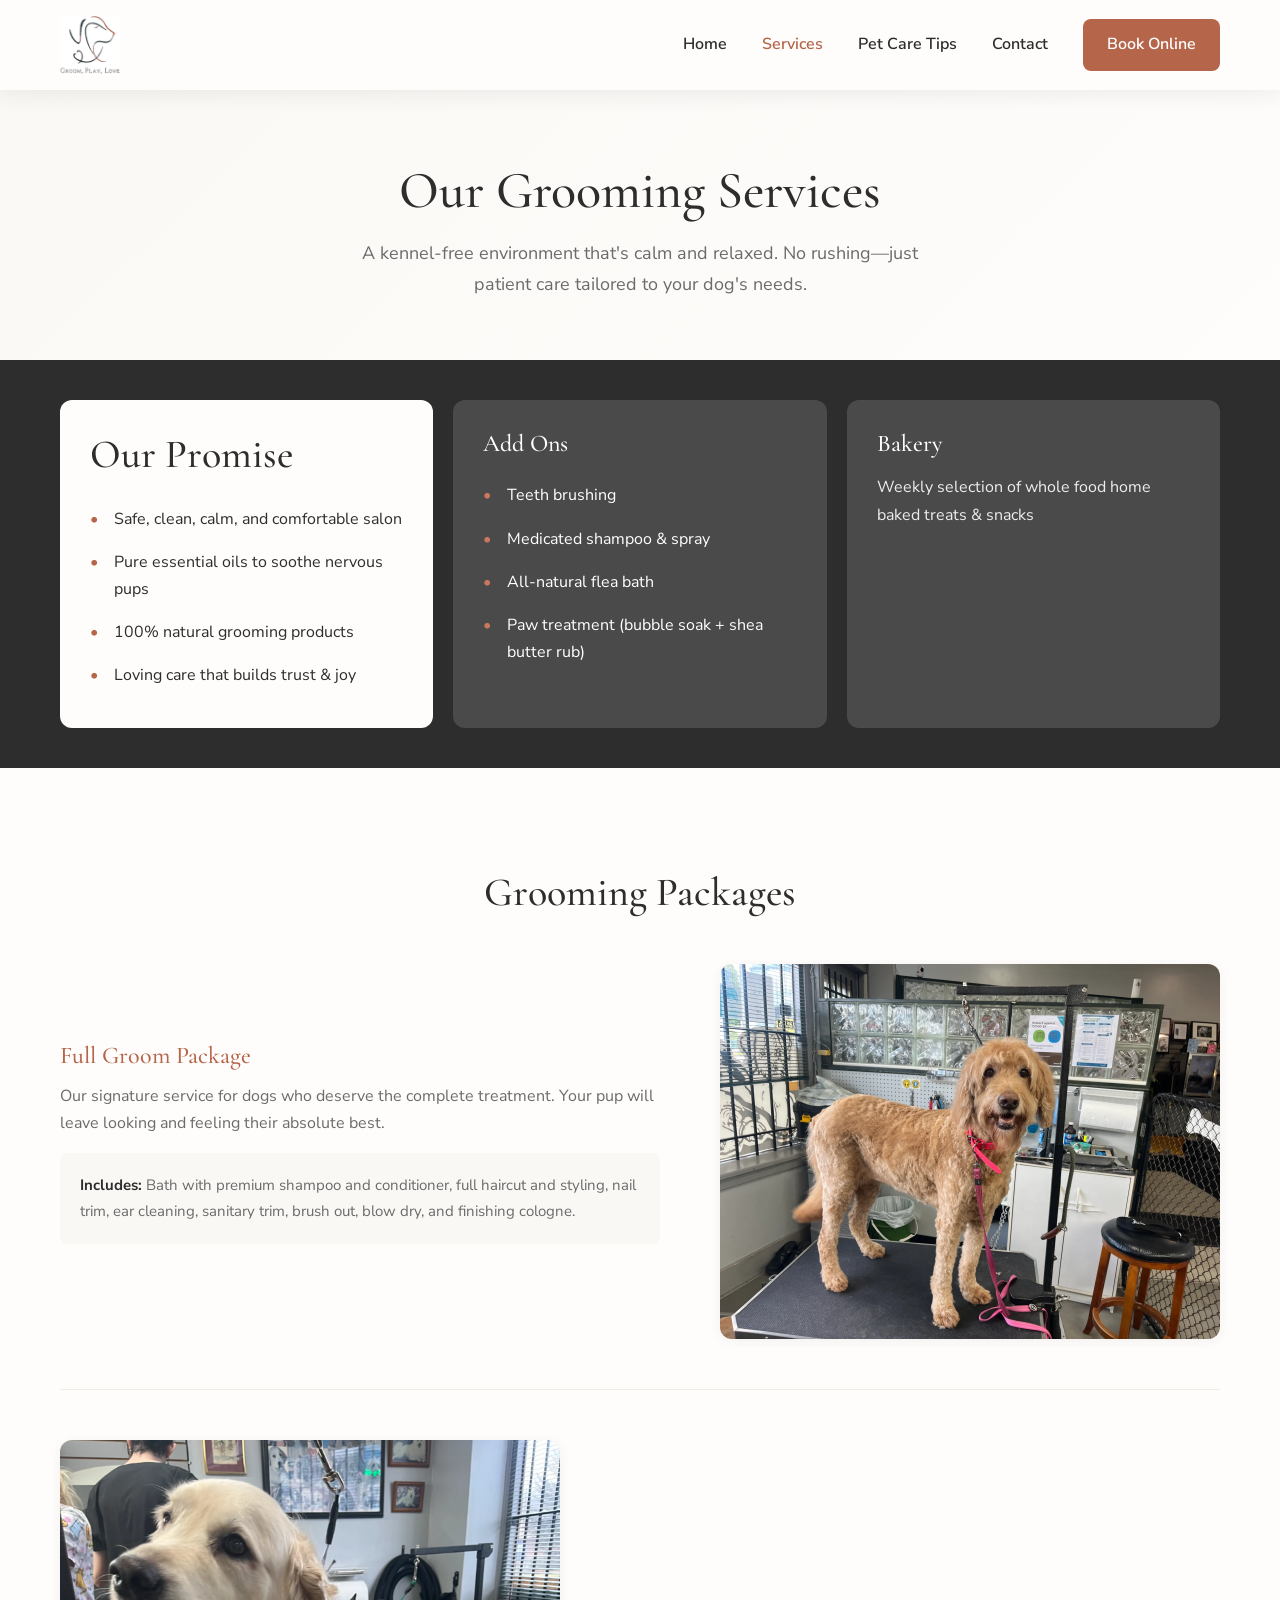
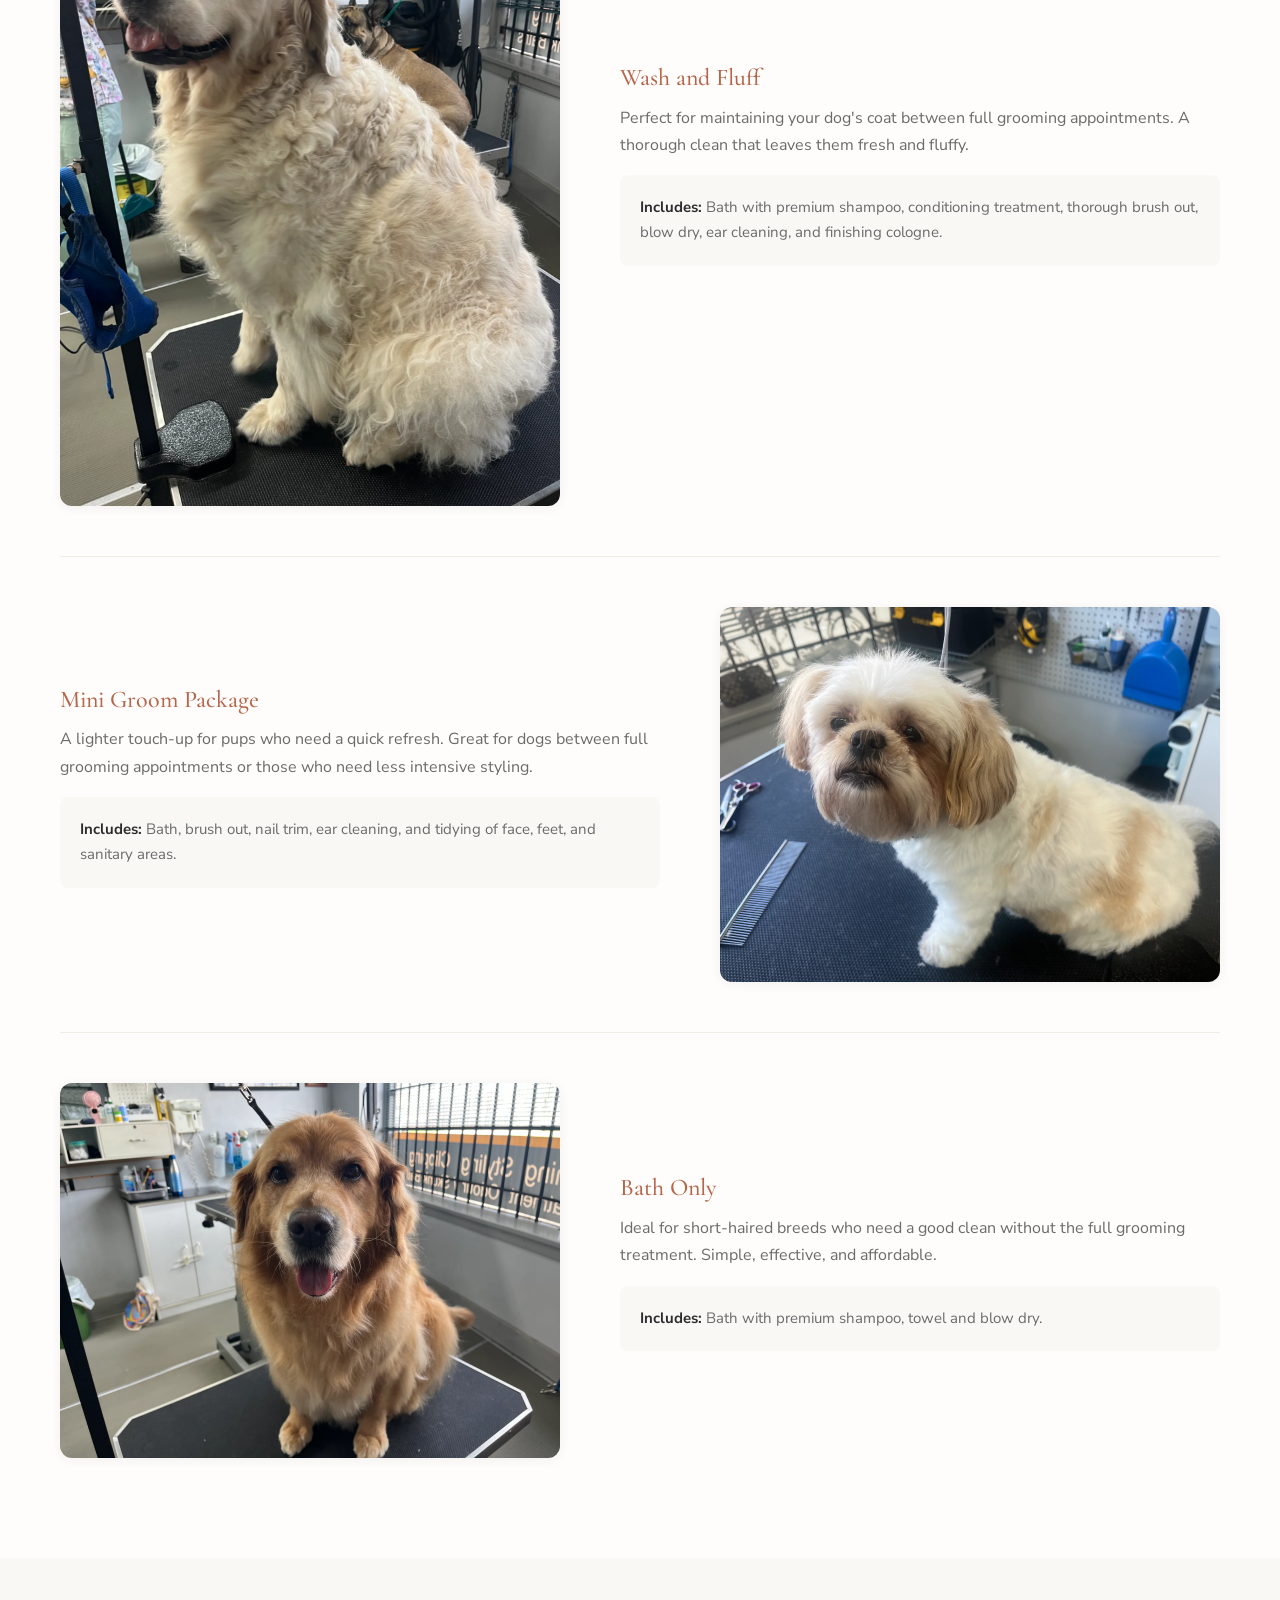
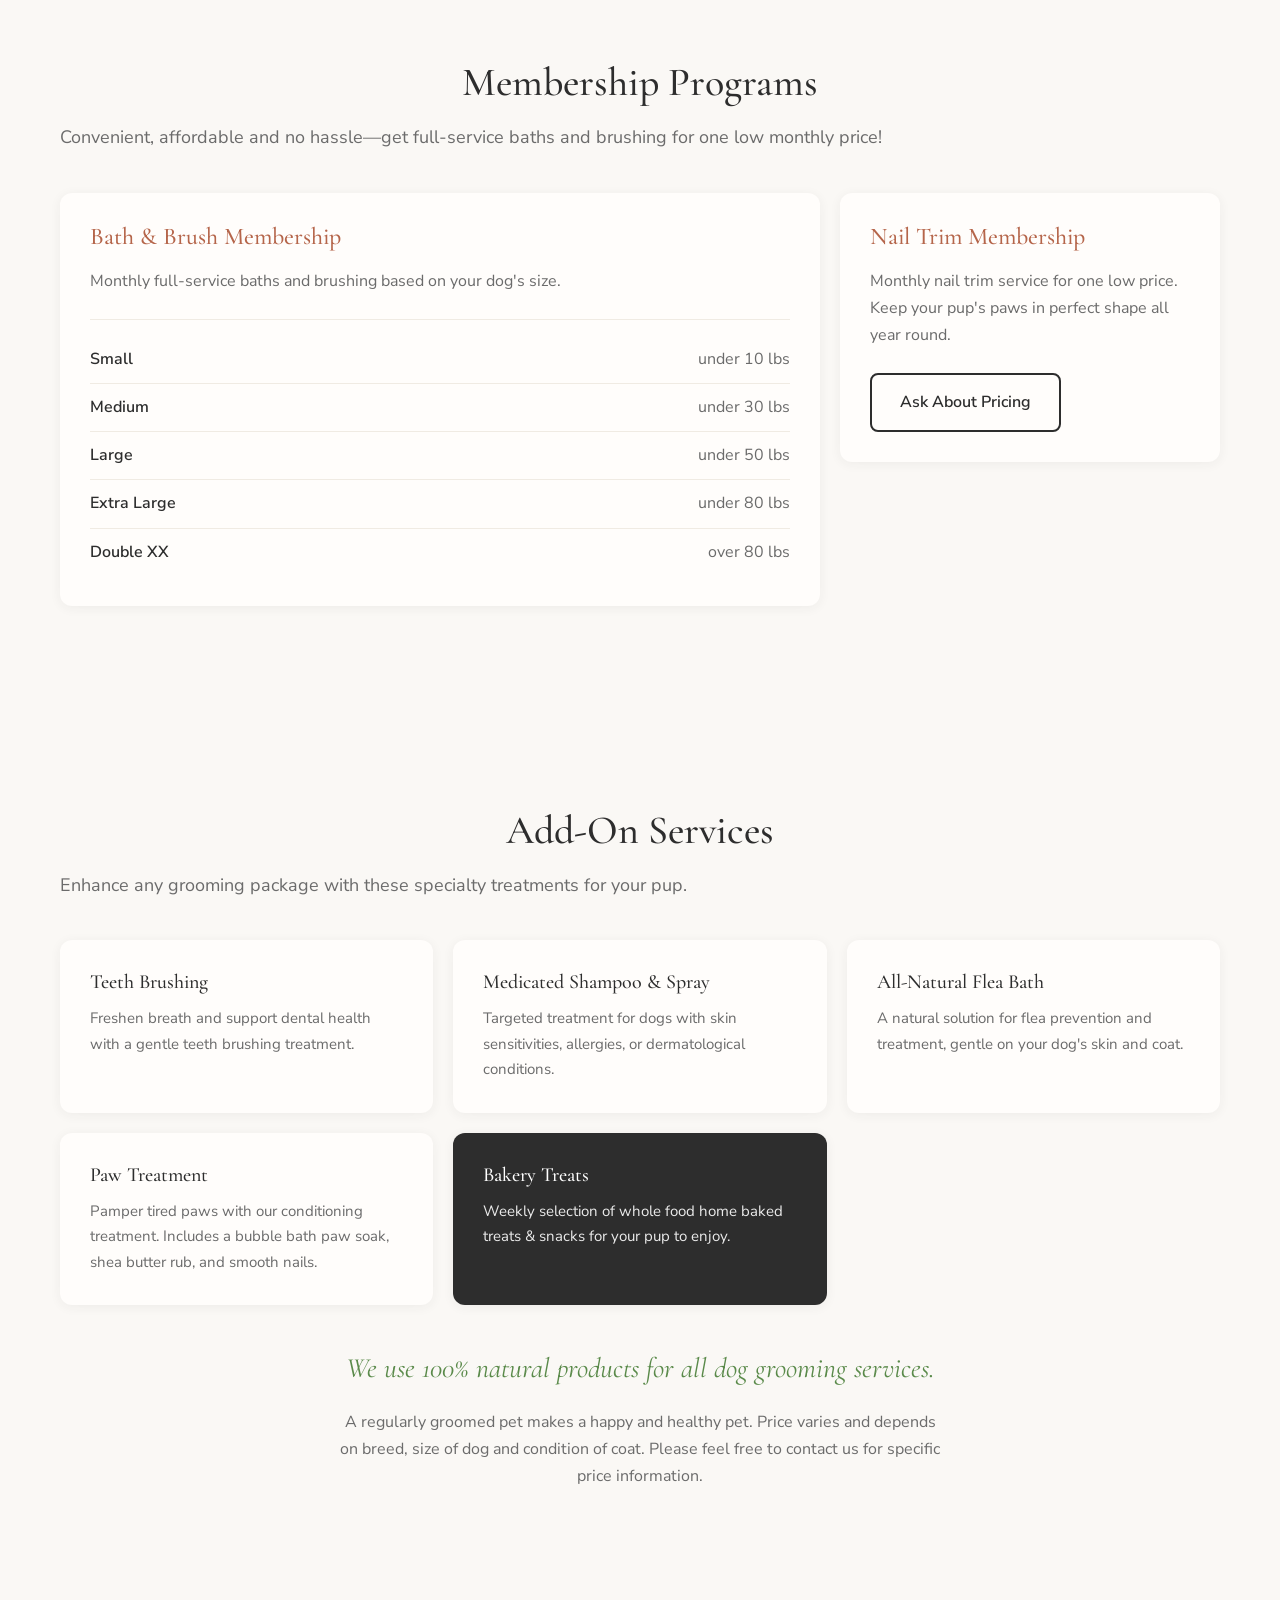
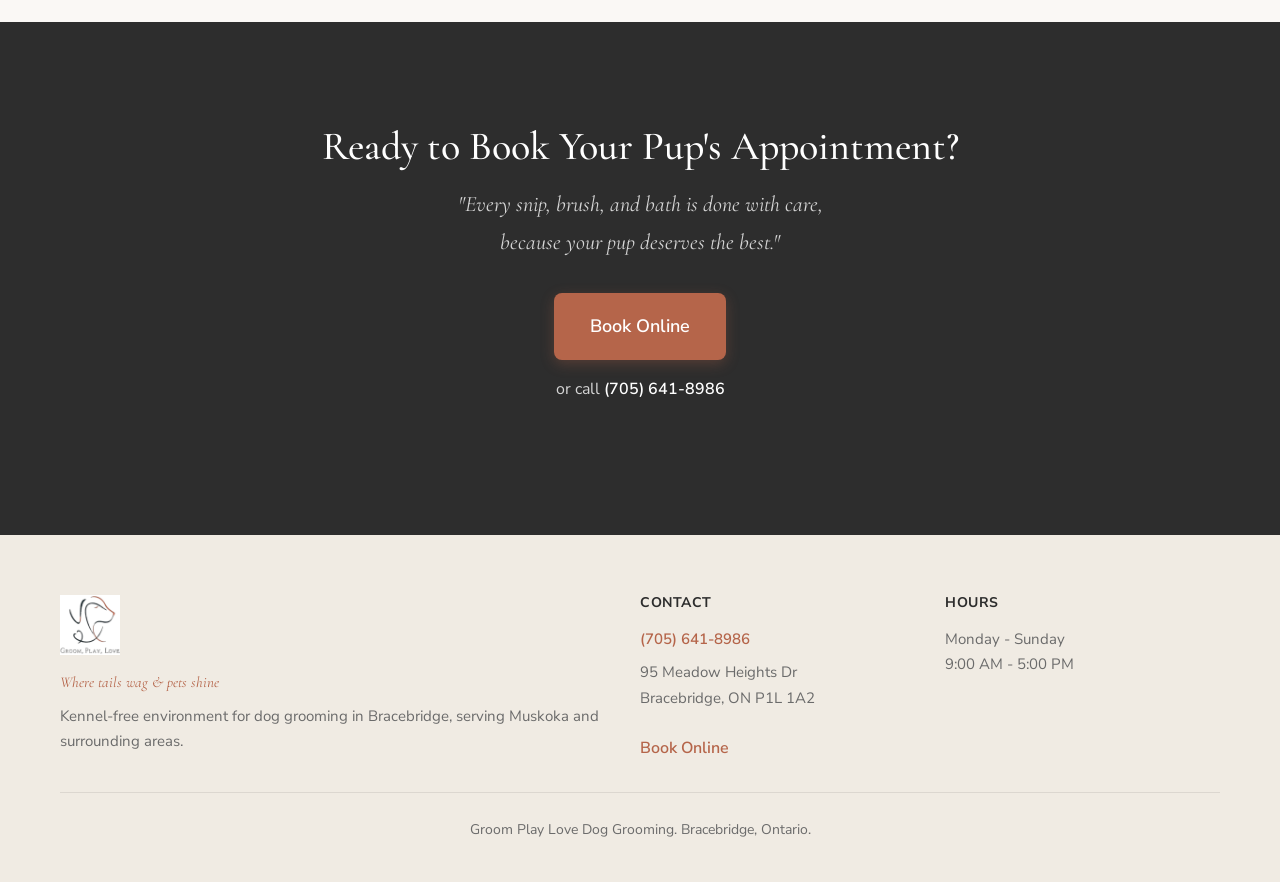
<file: services.html>
<!DOCTYPE html>
<html lang="en">
<head>
    <meta charset="UTF-8">
    <meta name="viewport" content="width=device-width, initial-scale=1.0">
    <title>Services | Groom Play Love Dog Grooming in Bracebridge</title>
    <meta name="description" content="Full groom packages, wash and fluff, mini groom, bath only, and add-on services including teeth brushing, medicated shampoo, flea bath, and paw treatments.">
    <link rel="preconnect" href="https://fonts.googleapis.com">
    <link rel="preconnect" href="https://fonts.gstatic.com" crossorigin>
    <link href="https://fonts.googleapis.com/css2?family=Cormorant+Garamond:ital,wght@0,400;0,500;0,600;1,400&family=Nunito+Sans:wght@300;400;600;700&display=swap" rel="stylesheet">
    <link rel="stylesheet" href="styles.css">
</head>
<body>
    <header class="header">
        <div class="container header-inner">
            <a href="index.html" class="logo">
                <img src="images/logo.jpg" alt="Groom Play Love">
            </a>
            <nav class="nav">
                <button class="nav-toggle" aria-label="Toggle navigation">
                    <span></span>
                    <span></span>
                    <span></span>
                </button>
                <ul class="nav-menu">
                    <li><a href="index.html">Home</a></li>
                    <li><a href="services.html" class="active">Services</a></li>
                    <li><a href="resources.html">Pet Care Tips</a></li>
                    <li><a href="contact.html">Contact</a></li>
                    <li><a href="https://www.fresha.com/p/charmaine-murphy-6093084" class="nav-cta" target="_blank">Book Online</a></li>
                </ul>
            </nav>
        </div>
    </header>

    <main>
        <section class="page-header">
            <div class="container">
                <h1>Our Grooming Services</h1>
                <p>A kennel-free environment that's calm and relaxed. No rushing—just patient care tailored to your dog's needs.</p>
            </div>
        </section>

        <section class="our-promise page-promise">
            <div class="container">
                <div class="promise-grid">
                    <div class="promise-card">
                        <h2>Our Promise</h2>
                        <ul class="promise-list">
                            <li>Safe, clean, calm, and comfortable salon</li>
                            <li>Pure essential oils to soothe nervous pups</li>
                            <li>100% natural grooming products</li>
                            <li>Loving care that builds trust & joy</li>
                        </ul>
                    </div>
                    <div class="promise-card highlight">
                        <h3>Add Ons</h3>
                        <ul class="promise-list">
                            <li>Teeth brushing</li>
                            <li>Medicated shampoo & spray</li>
                            <li>All-natural flea bath</li>
                            <li>Paw treatment (bubble soak + shea butter rub)</li>
                        </ul>
                    </div>
                    <div class="promise-card highlight">
                        <h3>Bakery</h3>
                        <p>Weekly selection of whole food home baked treats & snacks</p>
                    </div>
                </div>
            </div>
        </section>

        <section class="services-main">
            <div class="container">
                <h2>Grooming Packages</h2>
                
                <div class="service-detail">
                    <div class="service-detail-content">
                        <h3>Full Groom Package</h3>
                        <p>Our signature service for dogs who deserve the complete treatment. Your pup will leave looking and feeling their absolute best.</p>
                        <p class="service-includes"><strong>Includes:</strong> Bath with premium shampoo and conditioner, full haircut and styling, nail trim, ear cleaning, sanitary trim, brush out, blow dry, and finishing cologne.</p>
                    </div>
                    <div class="service-detail-image">
                        <img src="images/dog2.jpg" alt="Goldendoodle after full groom at Groom Play Love">
                    </div>
                </div>

                <div class="service-detail reverse">
                    <div class="service-detail-content">
                        <h3>Wash and Fluff</h3>
                        <p>Perfect for maintaining your dog's coat between full grooming appointments. A thorough clean that leaves them fresh and fluffy.</p>
                        <p class="service-includes"><strong>Includes:</strong> Bath with premium shampoo, conditioning treatment, thorough brush out, blow dry, ear cleaning, and finishing cologne.</p>
                    </div>
                    <div class="service-detail-image">
                        <img src="images/dog1.jpg" alt="Fluffy golden retriever after wash and fluff service">
                    </div>
                </div>

                <div class="service-detail">
                    <div class="service-detail-content">
                        <h3>Mini Groom Package</h3>
                        <p>A lighter touch-up for pups who need a quick refresh. Great for dogs between full grooming appointments or those who need less intensive styling.</p>
                        <p class="service-includes"><strong>Includes:</strong> Bath, brush out, nail trim, ear cleaning, and tidying of face, feet, and sanitary areas.</p>
                    </div>
                    <div class="service-detail-image">
                        <img src="images/dog5.jpg" alt="Well-groomed Shih Tzu at Groom Play Love">
                    </div>
                </div>

                <div class="service-detail reverse">
                    <div class="service-detail-content">
                        <h3>Bath Only</h3>
                        <p>Ideal for short-haired breeds who need a good clean without the full grooming treatment. Simple, effective, and affordable.</p>
                        <p class="service-includes"><strong>Includes:</strong> Bath with premium shampoo, towel and blow dry.</p>
                    </div>
                    <div class="service-detail-image">
                        <img src="images/dog3.jpg" alt="Happy golden retriever after bath at Groom Play Love">
                    </div>
                </div>
            </div>
        </section>

        <section class="memberships">
            <div class="container">
                <h2>Membership Programs</h2>
                <p class="section-intro">Convenient, affordable and no hassle—get full-service baths and brushing for one low monthly price!</p>
                
                <div class="membership-grid">
                    <div class="membership-card main-membership">
                        <h3>Bath & Brush Membership</h3>
                        <p>Monthly full-service baths and brushing based on your dog's size.</p>
                        <div class="size-tiers">
                            <div class="tier"><span class="tier-name">Small</span><span class="tier-size">under 10 lbs</span></div>
                            <div class="tier"><span class="tier-name">Medium</span><span class="tier-size">under 30 lbs</span></div>
                            <div class="tier"><span class="tier-name">Large</span><span class="tier-size">under 50 lbs</span></div>
                            <div class="tier"><span class="tier-name">Extra Large</span><span class="tier-size">under 80 lbs</span></div>
                            <div class="tier"><span class="tier-name">Double XX</span><span class="tier-size">over 80 lbs</span></div>
                        </div>
                    </div>
                    <div class="membership-card">
                        <h3>Nail Trim Membership</h3>
                        <p>Monthly nail trim service for one low price. Keep your pup's paws in perfect shape all year round.</p>
                        <a href="contact.html" class="btn btn-secondary">Ask About Pricing</a>
                    </div>
                </div>
            </div>
        </section>

        <section class="addons">
            <div class="container">
                <h2>Add-On Services</h2>
                <p class="section-intro">Enhance any grooming package with these specialty treatments for your pup.</p>
                
                <div class="addons-grid">
                    <div class="addon-card">
                        <h3>Teeth Brushing</h3>
                        <p>Freshen breath and support dental health with a gentle teeth brushing treatment.</p>
                    </div>
                    <div class="addon-card">
                        <h3>Medicated Shampoo & Spray</h3>
                        <p>Targeted treatment for dogs with skin sensitivities, allergies, or dermatological conditions.</p>
                    </div>
                    <div class="addon-card">
                        <h3>All-Natural Flea Bath</h3>
                        <p>A natural solution for flea prevention and treatment, gentle on your dog's skin and coat.</p>
                    </div>
                    <div class="addon-card">
                        <h3>Paw Treatment</h3>
                        <p>Pamper tired paws with our conditioning treatment. Includes a bubble bath paw soak, shea butter rub, and smooth nails.</p>
                    </div>
                    <div class="addon-card bakery-card">
                        <h3>Bakery Treats</h3>
                        <p>Weekly selection of whole food home baked treats & snacks for your pup to enjoy.</p>
                    </div>
                </div>

                <p class="natural-callout">We use 100% natural products for all dog grooming services.</p>
                <p class="pricing-note">A regularly groomed pet makes a happy and healthy pet. Price varies and depends on breed, size of dog and condition of coat. Please feel free to contact us for specific price information.</p>
            </div>
        </section>

        <section class="cta-section">
            <div class="container">
                <div class="cta-content">
                    <h2>Ready to Book Your Pup's Appointment?</h2>
                    <p class="cta-quote">"Every snip, brush, and bath is done with care, because your pup deserves the best."</p>
                    <a href="https://www.fresha.com/p/charmaine-murphy-6093084" class="btn btn-primary btn-large" target="_blank">Book Online</a>
                    <p class="cta-phone">or call <a href="tel:7056418986">(705) 641-8986</a></p>
                </div>
            </div>
        </section>
    </main>

    <footer class="footer">
        <div class="container">
            <div class="footer-grid">
                <div class="footer-brand">
                    <img src="images/logo.jpg" alt="Groom Play Love" class="footer-logo">
                    <p class="footer-tagline">Where tails wag & pets shine</p>
                    <p>Kennel-free environment for dog grooming in Bracebridge, serving Muskoka and surrounding areas.</p>
                </div>
                <div class="footer-contact">
                    <h4>Contact</h4>
                    <p><a href="tel:7056418986">(705) 641-8986</a></p>
                    <p>95 Meadow Heights Dr<br>Bracebridge, ON P1L 1A2</p>
                    <a href="https://www.fresha.com/p/charmaine-murphy-6093084" class="footer-book-link" target="_blank">Book Online</a>
                </div>
                <div class="footer-hours">
                    <h4>Hours</h4>
                    <p>Monday - Sunday<br>9:00 AM - 5:00 PM</p>
                </div>
            </div>
            <div class="footer-bottom">
                <p>Groom Play Love Dog Grooming. Bracebridge, Ontario.</p>
            </div>
        </div>
    </footer>

    <script>
        document.querySelector('.nav-toggle').addEventListener('click', function() {
            document.querySelector('.nav-menu').classList.toggle('active');
            this.classList.toggle('active');
        });
    </script>
</body>
</html>
</file>
<file: styles.css>
/* ============================================
   GROOM PLAY LOVE - STYLES
   Mobile-first CSS
   ============================================ */

/* CSS Variables */
:root {
    --charcoal: #2d2d2d;
    --charcoal-light: #4a4a4a;
    --terracotta: #b5654a;
    --terracotta-dark: #9a5540;
    --terracotta-light: #c9785d;
    --cream: #faf8f5;
    --cream-dark: #f0ebe3;
    --warm-white: #fffdfb;
    --text-muted: #6b6b6b;
    
    --shadow-soft: 0 4px 20px rgba(45, 45, 45, 0.08);
    --shadow-hover: 0 8px 30px rgba(45, 45, 45, 0.12);
    --shadow-card: 0 2px 12px rgba(45, 45, 45, 0.06);
    
    --transition: all 0.3s ease;
    --radius: 8px;
    --radius-lg: 12px;
}

/* Reset & Base - Mobile First */
* {
    margin: 0;
    padding: 0;
    box-sizing: border-box;
}

html {
    scroll-behavior: smooth;
}

body {
    font-family: 'Nunito Sans', sans-serif;
    font-weight: 400;
    color: var(--charcoal);
    background-color: var(--warm-white);
    line-height: 1.7;
    font-size: 16px;
}

h1, h2, h3, h4 {
    font-family: 'Cormorant Garamond', serif;
    font-weight: 500;
    line-height: 1.2;
    color: var(--charcoal);
}

h1 {
    font-size: 2.25rem;
    margin-bottom: 1rem;
}

h2 {
    font-size: 1.875rem;
    margin-bottom: 1rem;
}

h3 {
    font-size: 1.5rem;
    margin-bottom: 0.75rem;
}

h4 {
    font-size: 1.125rem;
    margin-bottom: 0.5rem;
}

p {
    margin-bottom: 1rem;
}

a {
    color: var(--terracotta);
    text-decoration: none;
    transition: var(--transition);
}

a:hover {
    color: var(--terracotta-dark);
}

img {
    max-width: 100%;
    height: auto;
    display: block;
}

.container {
    width: 100%;
    max-width: 1200px;
    margin: 0 auto;
    padding: 0 20px;
}

/* Buttons */
.btn {
    display: inline-block;
    padding: 14px 28px;
    font-family: 'Nunito Sans', sans-serif;
    font-size: 1rem;
    font-weight: 600;
    text-align: center;
    border-radius: var(--radius);
    transition: var(--transition);
    cursor: pointer;
    border: none;
}

.btn-primary {
    background-color: var(--terracotta);
    color: white;
    box-shadow: 0 4px 14px rgba(181, 101, 74, 0.3);
}

.btn-primary:hover {
    background-color: var(--terracotta-dark);
    color: white;
    transform: translateY(-2px);
    box-shadow: 0 6px 20px rgba(181, 101, 74, 0.4);
}

.btn-secondary {
    background-color: transparent;
    color: var(--charcoal);
    border: 2px solid var(--charcoal);
}

.btn-secondary:hover {
    background-color: var(--charcoal);
    color: white;
}

.btn-large {
    padding: 18px 36px;
    font-size: 1.125rem;
}

/* Header */
.header {
    background: var(--warm-white);
    padding: 15px 0;
    position: fixed;
    top: 0;
    left: 0;
    right: 0;
    z-index: 1000;
    box-shadow: var(--shadow-soft);
}

.header-inner {
    display: flex;
    justify-content: space-between;
    align-items: center;
}

.logo img {
    height: 50px;
    width: auto;
}

/* Mobile Navigation */
.nav-toggle {
    display: flex;
    flex-direction: column;
    justify-content: space-between;
    width: 28px;
    height: 20px;
    background: none;
    border: none;
    cursor: pointer;
    padding: 0;
}

.nav-toggle span {
    display: block;
    width: 100%;
    height: 2px;
    background-color: var(--charcoal);
    transition: var(--transition);
}

.nav-toggle.active span:nth-child(1) {
    transform: rotate(45deg) translate(6px, 6px);
}

.nav-toggle.active span:nth-child(2) {
    opacity: 0;
}

.nav-toggle.active span:nth-child(3) {
    transform: rotate(-45deg) translate(6px, -6px);
}

.nav-menu {
    display: none;
    position: absolute;
    top: 100%;
    left: 0;
    right: 0;
    background: var(--warm-white);
    list-style: none;
    padding: 20px;
    box-shadow: var(--shadow-soft);
}

.nav-menu.active {
    display: block;
}

.nav-menu li {
    margin-bottom: 15px;
}

.nav-menu li:last-child {
    margin-bottom: 0;
}

.nav-menu a {
    color: var(--charcoal);
    font-weight: 600;
    font-size: 1.125rem;
}

.nav-menu a:hover,
.nav-menu a.active {
    color: var(--terracotta);
}

.nav-cta {
    display: inline-block;
    background-color: var(--terracotta);
    color: white !important;
    padding: 12px 24px;
    border-radius: var(--radius);
}

.nav-cta:hover {
    background-color: var(--terracotta-dark);
    color: white !important;
}

/* Hero Section */
.hero {
    padding: 120px 0 60px;
    background: linear-gradient(135deg, var(--cream) 0%, var(--warm-white) 100%);
}

.hero .container {
    display: flex;
    flex-direction: column;
    gap: 40px;
}

.hero-content .tagline {
    font-family: 'Cormorant Garamond', serif;
    font-style: italic;
    font-size: 1.125rem;
    color: var(--terracotta);
    margin-bottom: 0.5rem;
}

.hero-content h1 {
    color: var(--charcoal);
}

.hero-content p {
    font-size: 1.125rem;
    color: var(--text-muted);
    margin-bottom: 2rem;
}

.hero-buttons {
    display: flex;
    flex-direction: column;
    gap: 15px;
}

.hero-image img {
    border-radius: var(--radius-lg);
    box-shadow: var(--shadow-hover);
}

/* Our Promise Section */
.our-promise {
    padding: 60px 0;
    background: var(--charcoal);
}

.promise-grid {
    display: grid;
    grid-template-columns: 1fr;
    gap: 20px;
}

.promise-card {
    background: var(--warm-white);
    padding: 30px;
    border-radius: var(--radius-lg);
}

.promise-card.highlight {
    background: var(--charcoal-light);
    color: white;
}

.promise-card h2 {
    color: var(--charcoal);
    margin-bottom: 1.25rem;
}

.promise-card.highlight h3 {
    color: white;
    margin-bottom: 1rem;
}

.promise-card.highlight p {
    color: rgba(255, 255, 255, 0.9);
    margin-bottom: 0;
}

.promise-list {
    list-style: none;
    padding: 0;
    margin: 0;
}

.promise-list li {
    padding: 8px 0;
    padding-left: 24px;
    position: relative;
}

.promise-list li::before {
    content: "•";
    position: absolute;
    left: 0;
    color: var(--terracotta);
}

.promise-card.highlight .promise-list li::before {
    color: var(--terracotta-light);
}

.our-promise.page-promise {
    padding: 40px 0;
}

/* Services Preview */
.services-preview {
    padding: 60px 0;
    background: var(--warm-white);
}

.section-intro {
    color: var(--text-muted);
    font-size: 1.125rem;
    margin-bottom: 2.5rem;
}

.services-grid {
    display: grid;
    grid-template-columns: 1fr;
    gap: 20px;
    margin-bottom: 2.5rem;
}

.service-card {
    background: var(--cream);
    padding: 30px;
    border-radius: var(--radius-lg);
    transition: var(--transition);
}

.service-card:hover {
    transform: translateY(-4px);
    box-shadow: var(--shadow-hover);
}

.service-card h3 {
    color: var(--terracotta);
}

.service-card p {
    color: var(--text-muted);
    margin-bottom: 0;
}

.services-cta {
    text-align: center;
}

.natural-callout {
    font-family: 'Cormorant Garamond', serif;
    font-size: 1.5rem;
    font-style: italic;
    color: #5a8a4a;
    text-align: center;
    margin: 2.5rem 0 1rem;
}

.pricing-note {
    text-align: center;
    color: var(--text-muted);
    max-width: 600px;
    margin: 0 auto 2rem;
}

/* Gallery */
.gallery {
    padding: 60px 0;
    background: var(--cream);
}

.gallery h2 {
    text-align: center;
    margin-bottom: 2rem;
}

.gallery-grid {
    display: grid;
    grid-template-columns: 1fr 1fr;
    gap: 15px;
}

.gallery-item img {
    width: 100%;
    height: 200px;
    object-fit: cover;
    border-radius: var(--radius);
    transition: var(--transition);
}

.gallery-item:hover img {
    transform: scale(1.02);
    box-shadow: var(--shadow-hover);
}

/* CTA Section */
.cta-section {
    padding: 60px 0;
    background: var(--charcoal);
    text-align: center;
}

.cta-content h2 {
    color: white;
}

.cta-content p {
    color: rgba(255, 255, 255, 0.8);
    margin-bottom: 2rem;
}

.cta-hours {
    color: rgba(255, 255, 255, 0.7);
    font-size: 0.875rem;
    margin-top: 1.5rem;
    margin-bottom: 0;
}

.cta-quote {
    font-family: 'Cormorant Garamond', serif;
    font-style: italic;
    font-size: 1.25rem;
    color: rgba(255, 255, 255, 0.9);
    max-width: 400px;
    margin: 0 auto 2rem;
}

.cta-phone {
    color: rgba(255, 255, 255, 0.8);
    margin-top: 1rem;
    margin-bottom: 0;
}

.cta-phone a {
    color: white;
    font-weight: 600;
}

.cta-phone a:hover {
    color: var(--terracotta-light);
}

/* Footer */
.footer {
    background: var(--cream-dark);
    padding: 50px 0 30px;
}

.footer-grid {
    display: grid;
    grid-template-columns: 1fr;
    gap: 30px;
    margin-bottom: 30px;
}

.footer-logo {
    height: 60px;
    width: auto;
    margin-bottom: 15px;
}

.footer-brand p {
    color: var(--text-muted);
    font-size: 0.9375rem;
    margin-bottom: 0;
}

.footer-tagline {
    font-family: 'Cormorant Garamond', serif;
    font-style: italic;
    color: var(--terracotta) !important;
    margin-bottom: 0.5rem !important;
}

.footer-book-link {
    display: inline-block;
    margin-top: 1rem;
    font-weight: 600;
    color: var(--terracotta);
}

.footer h4 {
    color: var(--charcoal);
    font-family: 'Nunito Sans', sans-serif;
    font-weight: 700;
    font-size: 0.875rem;
    text-transform: uppercase;
    letter-spacing: 0.5px;
    margin-bottom: 15px;
}

.footer-contact p,
.footer-hours p {
    color: var(--text-muted);
    font-size: 0.9375rem;
    margin-bottom: 0.5rem;
}

.footer-contact a {
    color: var(--terracotta);
    font-weight: 600;
}

.footer-bottom {
    border-top: 1px solid rgba(45, 45, 45, 0.1);
    padding-top: 25px;
    text-align: center;
}

.footer-bottom p {
    color: var(--text-muted);
    font-size: 0.875rem;
    margin-bottom: 0;
}

/* Page Header */
.page-header {
    padding: 120px 0 50px;
    background: linear-gradient(135deg, var(--cream) 0%, var(--warm-white) 100%);
    text-align: center;
}

.page-header p {
    color: var(--text-muted);
    font-size: 1.125rem;
    max-width: 600px;
    margin: 0 auto;
}

/* Services Page */
.services-main {
    padding: 60px 0;
}

.services-main h2 {
    text-align: center;
    margin-bottom: 3rem;
}

.service-detail {
    display: flex;
    flex-direction: column;
    gap: 30px;
    margin-bottom: 50px;
    padding-bottom: 50px;
    border-bottom: 1px solid var(--cream-dark);
}

.service-detail:last-of-type {
    border-bottom: none;
    margin-bottom: 0;
    padding-bottom: 0;
}

.service-detail-content h3 {
    color: var(--terracotta);
}

.service-detail-content p {
    color: var(--text-muted);
}

.service-includes {
    background: var(--cream);
    padding: 20px;
    border-radius: var(--radius);
    font-size: 0.9375rem;
}

.service-includes strong {
    color: var(--charcoal);
}

.service-detail-image img {
    border-radius: var(--radius-lg);
    box-shadow: var(--shadow-card);
}

/* Memberships */
.memberships {
    padding: 60px 0;
    background: var(--cream);
}

.memberships h2 {
    text-align: center;
}

.membership-grid {
    display: grid;
    grid-template-columns: 1fr;
    gap: 20px;
    margin-top: 2rem;
}

.membership-card {
    background: var(--warm-white);
    padding: 30px;
    border-radius: var(--radius-lg);
    box-shadow: var(--shadow-card);
}

.membership-card h3 {
    color: var(--terracotta);
    margin-bottom: 1rem;
}

.membership-card p {
    color: var(--text-muted);
    margin-bottom: 1.5rem;
}

.size-tiers {
    border-top: 1px solid var(--cream-dark);
    padding-top: 1rem;
}

.tier {
    display: flex;
    justify-content: space-between;
    padding: 10px 0;
    border-bottom: 1px solid var(--cream-dark);
}

.tier:last-child {
    border-bottom: none;
}

.tier-name {
    font-weight: 600;
    color: var(--charcoal);
}

.tier-size {
    color: var(--text-muted);
}

/* Add-ons */
.addons {
    padding: 60px 0;
    background: var(--cream);
}

.addons h2 {
    text-align: center;
}

.addons-grid {
    display: grid;
    grid-template-columns: 1fr;
    gap: 20px;
}

.addon-card {
    background: var(--warm-white);
    padding: 30px;
    border-radius: var(--radius-lg);
    box-shadow: var(--shadow-card);
    transition: var(--transition);
}

.addon-card:hover {
    transform: translateY(-4px);
    box-shadow: var(--shadow-hover);
}

.addon-card h3 {
    font-size: 1.25rem;
    color: var(--charcoal);
}

.addon-card p {
    color: var(--text-muted);
    margin-bottom: 0;
    font-size: 0.9375rem;
}

.addon-card.bakery-card {
    background: var(--charcoal);
    color: white;
}

.addon-card.bakery-card h3 {
    color: white;
}

.addon-card.bakery-card p {
    color: rgba(255, 255, 255, 0.9);
}

/* Contact Page */
.contact-main {
    padding: 60px 0;
}

.contact-grid {
    display: flex;
    flex-direction: column;
    gap: 40px;
}

.contact-block {
    margin-bottom: 35px;
}

.contact-block:last-child {
    margin-bottom: 0;
}

.contact-block h3 {
    color: var(--charcoal);
    font-size: 1.25rem;
    margin-bottom: 15px;
}

.contact-phone {
    margin-bottom: 10px;
}

.contact-phone a {
    font-size: 1.5rem;
    font-weight: 700;
    color: var(--terracotta);
}

.contact-phone a:hover {
    color: var(--terracotta-dark);
}

.contact-address {
    font-size: 1.125rem;
    line-height: 1.6;
}

.hours-table {
    width: 100%;
    border-collapse: collapse;
}

.hours-table td {
    padding: 8px 0;
    border-bottom: 1px solid var(--cream-dark);
}

.hours-table tr:last-child td {
    border-bottom: none;
}

.hours-table td:first-child {
    font-weight: 600;
    color: var(--charcoal);
}

.hours-table td:last-child {
    text-align: right;
    color: var(--text-muted);
}

.contact-map {
    border-radius: var(--radius-lg);
    overflow: hidden;
    box-shadow: var(--shadow-card);
}

.contact-map iframe {
    display: block;
}

.contact-image-section {
    padding: 0 0 60px;
}

.contact-image-grid img {
    width: 100%;
    border-radius: var(--radius-lg);
    box-shadow: var(--shadow-card);
}

/* ============================================
   TABLET STYLES - 768px and up
   ============================================ */
@media (min-width: 768px) {
    h1 {
        font-size: 2.75rem;
    }
    
    h2 {
        font-size: 2.25rem;
    }
    
    .hero {
        padding: 140px 0 80px;
    }
    
    .hero .container {
        flex-direction: row;
        align-items: center;
    }
    
    .hero-content {
        flex: 1;
        padding-right: 40px;
    }
    
    .hero-image {
        flex: 1;
    }
    
    .hero-buttons {
        flex-direction: row;
    }
    
    .services-preview {
        padding: 80px 0;
    }
    
    .services-grid {
        grid-template-columns: repeat(2, 1fr);
    }
    
    .gallery {
        padding: 80px 0;
    }
    
    .gallery-grid {
        grid-template-columns: repeat(4, 1fr);
        gap: 20px;
    }
    
    .gallery-item img {
        height: 220px;
    }
    
    .cta-section {
        padding: 80px 0;
    }
    
    .our-promise {
        padding: 80px 0;
    }
    
    .promise-grid {
        grid-template-columns: repeat(3, 1fr);
    }
    
    .footer-grid {
        grid-template-columns: 2fr 1fr 1fr;
    }
    
    .services-main {
        padding: 80px 0;
    }
    
    .service-detail {
        flex-direction: row;
        align-items: center;
    }
    
    .service-detail.reverse {
        flex-direction: row-reverse;
    }
    
    .service-detail-content {
        flex: 1.2;
    }
    
    .service-detail-image {
        flex: 1;
    }
    
    .addons {
        padding: 80px 0;
    }
    
    .addons-grid {
        grid-template-columns: repeat(2, 1fr);
    }
    
    .memberships {
        padding: 80px 0;
    }
    
    .membership-grid {
        grid-template-columns: 2fr 1fr;
        align-items: start;
    }
    
    .contact-main {
        padding: 80px 0;
    }
    
    .contact-grid {
        flex-direction: row;
    }
    
    .contact-info {
        flex: 1;
    }
    
    .contact-map {
        flex: 1.2;
    }
}

/* ============================================
   DESKTOP STYLES - 1024px and up
   ============================================ */
@media (min-width: 1024px) {
    h1 {
        font-size: 3.25rem;
    }
    
    h2 {
        font-size: 2.5rem;
    }
    
    .logo img {
        height: 60px;
    }
    
    .nav-toggle {
        display: none;
    }
    
    .nav-menu {
        display: flex;
        position: static;
        background: none;
        box-shadow: none;
        padding: 0;
        align-items: center;
        gap: 35px;
    }
    
    .nav-menu li {
        margin-bottom: 0;
    }
    
    .nav-menu a {
        font-size: 1rem;
    }
    
    .hero {
        padding: 160px 0 100px;
    }
    
    .hero-content {
        padding-right: 60px;
    }
    
    .hero-content p {
        font-size: 1.25rem;
    }
    
    .services-preview {
        padding: 100px 0;
    }
    
    .services-grid {
        grid-template-columns: repeat(4, 1fr);
    }
    
    .gallery {
        padding: 100px 0;
    }
    
    .gallery-item img {
        height: 280px;
    }
    
    .cta-section {
        padding: 100px 0;
    }
    
    .our-promise {
        padding: 100px 0;
    }
    
    .natural-callout {
        font-size: 1.75rem;
    }
    
    .cta-quote {
        font-size: 1.375rem;
    }
    
    .footer {
        padding: 60px 0 40px;
    }
    
    .page-header {
        padding: 160px 0 60px;
    }
    
    .services-main {
        padding: 100px 0;
    }
    
    .service-detail {
        gap: 60px;
    }
    
    .addons {
        padding: 100px 0;
    }
    
    .addons-grid {
        grid-template-columns: repeat(3, 1fr);
    }
    
    .addons-grid .addon-card:nth-child(4),
    .addons-grid .addon-card:nth-child(5) {
        grid-column: span 1;
    }
    
    .memberships {
        padding: 100px 0;
    }
    
    .contact-main {
        padding: 100px 0;
    }
    
    .contact-grid {
        gap: 60px;
    }
}

/* ============================================
   RESOURCES PAGE STYLES
   ============================================ */
.resources-intro {
    padding: 40px 0 20px;
    text-align: center;
}

.resources-intro h2 {
    color: var(--charcoal);
}

.tips-section {
    padding: 20px 0 60px;
}

.tips-section .container {
    display: grid;
    grid-template-columns: 1fr;
    gap: 20px;
}

.tip-card {
    background: var(--cream);
    padding: 30px;
    border-radius: var(--radius-lg);
}

.tip-card h3 {
    color: var(--terracotta);
    margin-bottom: 1rem;
}

.tip-card p {
    color: var(--text-muted);
    margin-bottom: 1rem;
}

.tip-card p:last-of-type {
    margin-bottom: 0;
}

.tip-card.highlight {
    background: var(--charcoal);
}

.tip-card.highlight h3 {
    color: white;
}

.tip-card.highlight p {
    color: rgba(255, 255, 255, 0.9);
    margin-bottom: 1.5rem;
}

.tip-link {
    display: inline-block;
    margin-top: 1rem;
    font-weight: 600;
    color: var(--terracotta);
}

.guide-section {
    padding: 60px 0;
    background: var(--warm-white);
}

.guide-section.alt-bg {
    background: var(--cream);
}

.guide-section h2 {
    text-align: center;
    margin-bottom: 2rem;
}

.guide-content {
    max-width: 800px;
    margin: 0 auto;
}

.guide-content h3 {
    color: var(--terracotta);
    margin-top: 2rem;
    margin-bottom: 1rem;
}

.guide-content p {
    color: var(--text-muted);
    margin-bottom: 1rem;
}

.grooming-schedule {
    padding: 60px 0;
    background: var(--charcoal);
}

.grooming-schedule h2 {
    color: white;
    text-align: center;
    margin-bottom: 1.5rem;
}

.schedule-intro {
    color: rgba(255, 255, 255, 0.85);
    text-align: center;
    max-width: 800px;
    margin: 0 auto 2.5rem;
}

.schedule-grid {
    display: grid;
    grid-template-columns: 1fr;
    gap: 0;
}

.schedule-column {
    background: rgba(255, 255, 255, 0.05);
    border-radius: var(--radius);
    padding: 20px;
    margin-bottom: 15px;
}

.schedule-item {
    display: flex;
    justify-content: space-between;
    padding: 10px 0;
    border-bottom: 1px solid rgba(255, 255, 255, 0.1);
}

.schedule-item:last-child {
    border-bottom: none;
}

.schedule-item .breed {
    color: white;
    font-weight: 600;
}

.schedule-item .frequency {
    color: var(--terracotta-light);
}

.schedule-note {
    color: rgba(255, 255, 255, 0.7);
    text-align: center;
    margin-top: 2rem;
    margin-bottom: 0;
    font-style: italic;
}

@media (min-width: 768px) {
    .tips-section .container {
        grid-template-columns: repeat(2, 1fr);
    }
    
    .tip-card.highlight {
        grid-column: span 2;
    }
    
    .guide-section {
        padding: 80px 0;
    }
    
    .grooming-schedule {
        padding: 80px 0;
    }
    
    .schedule-grid {
        grid-template-columns: repeat(3, 1fr);
        gap: 20px;
    }
    
    .schedule-column {
        margin-bottom: 0;
    }
}

@media (min-width: 1024px) {
    .tips-section .container {
        grid-template-columns: repeat(3, 1fr);
    }
    
    .tip-card.highlight {
        grid-column: span 3;
    }
    
    .guide-section {
        padding: 100px 0;
    }
    
    .grooming-schedule {
        padding: 100px 0;
    }
}
</file>
